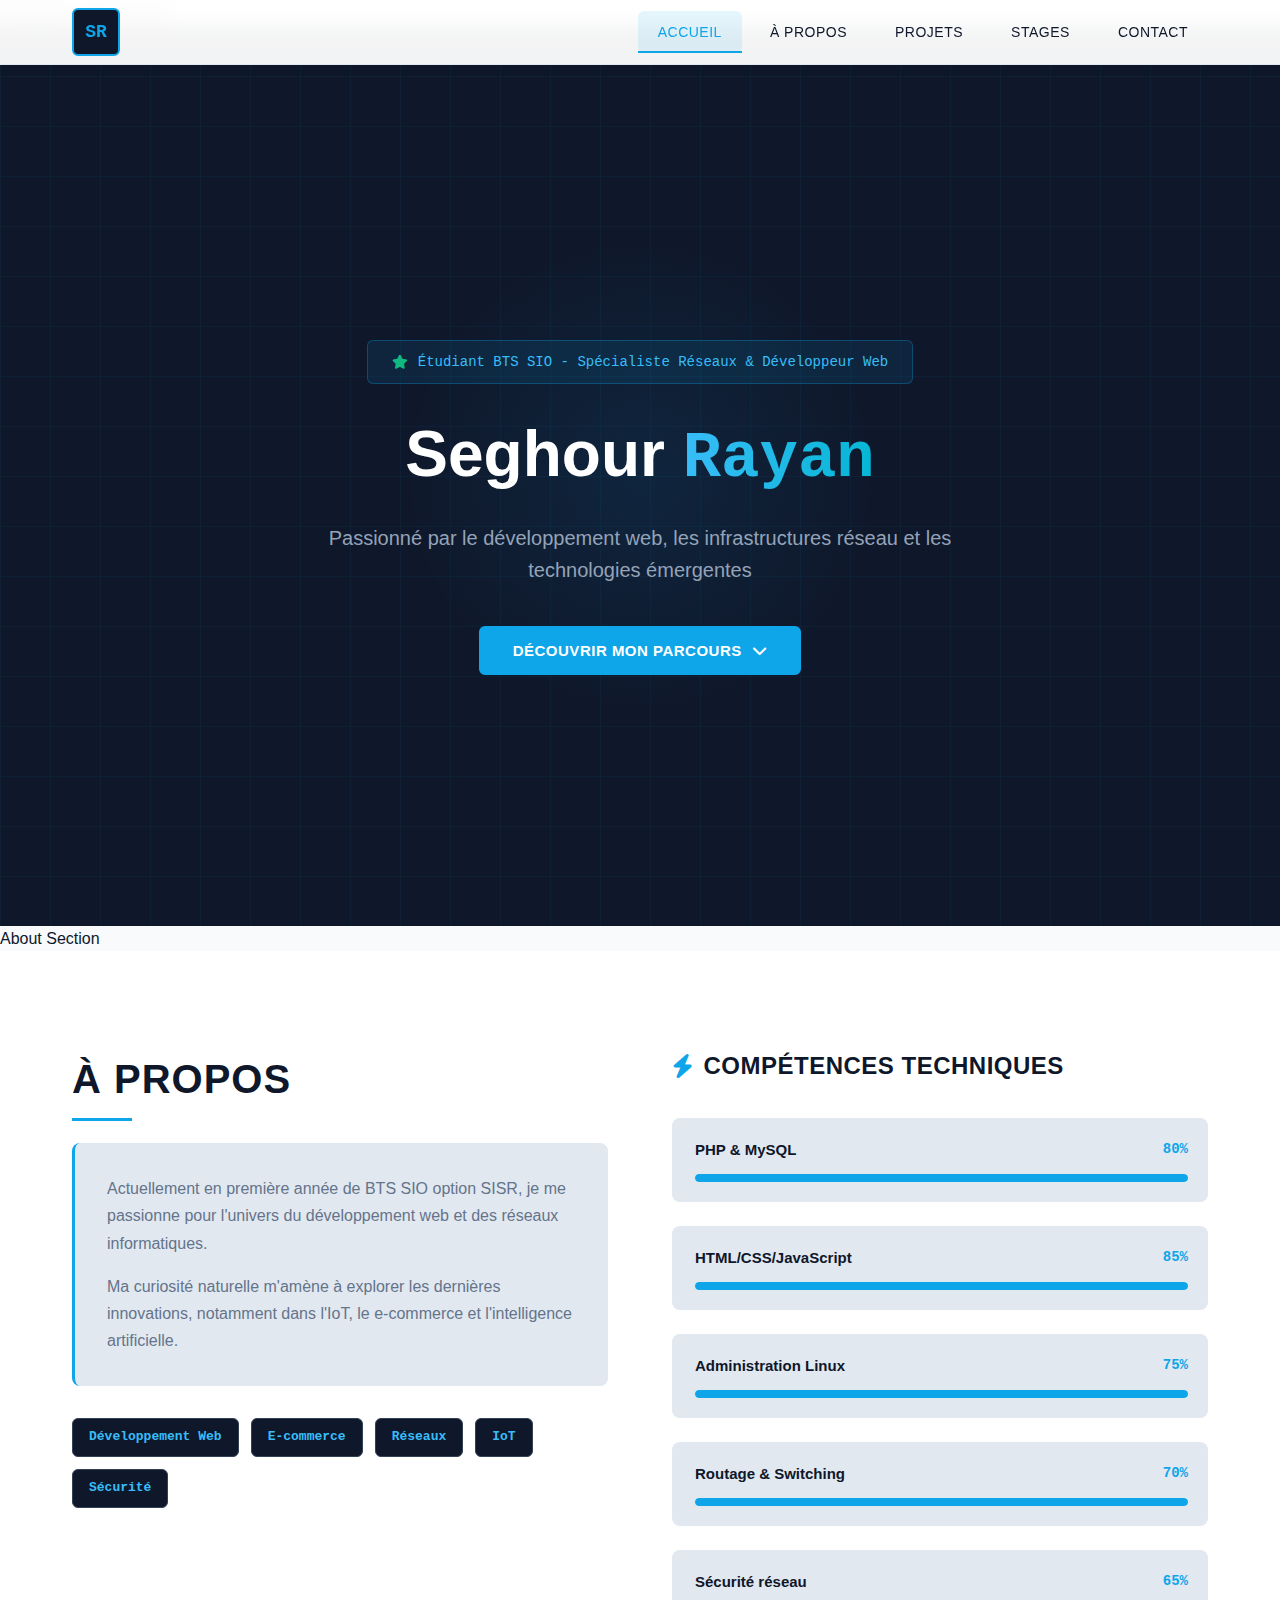
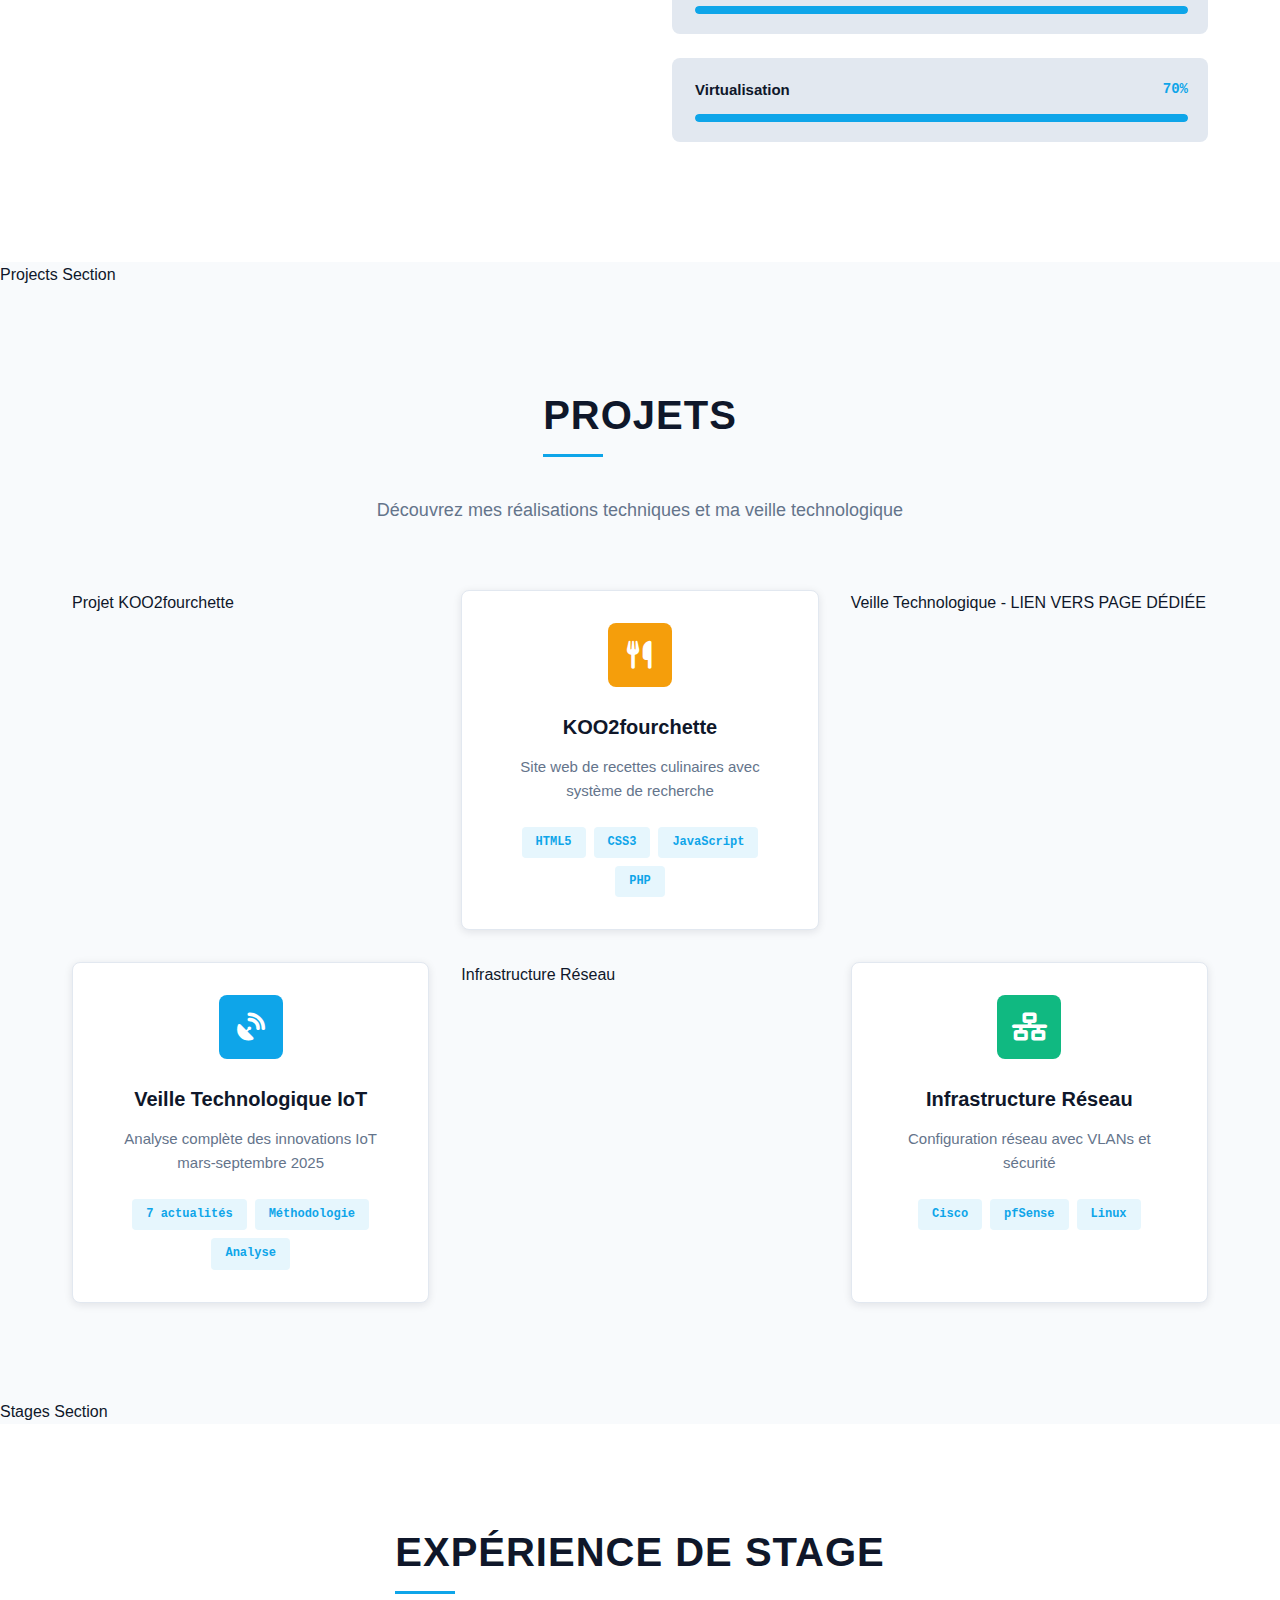
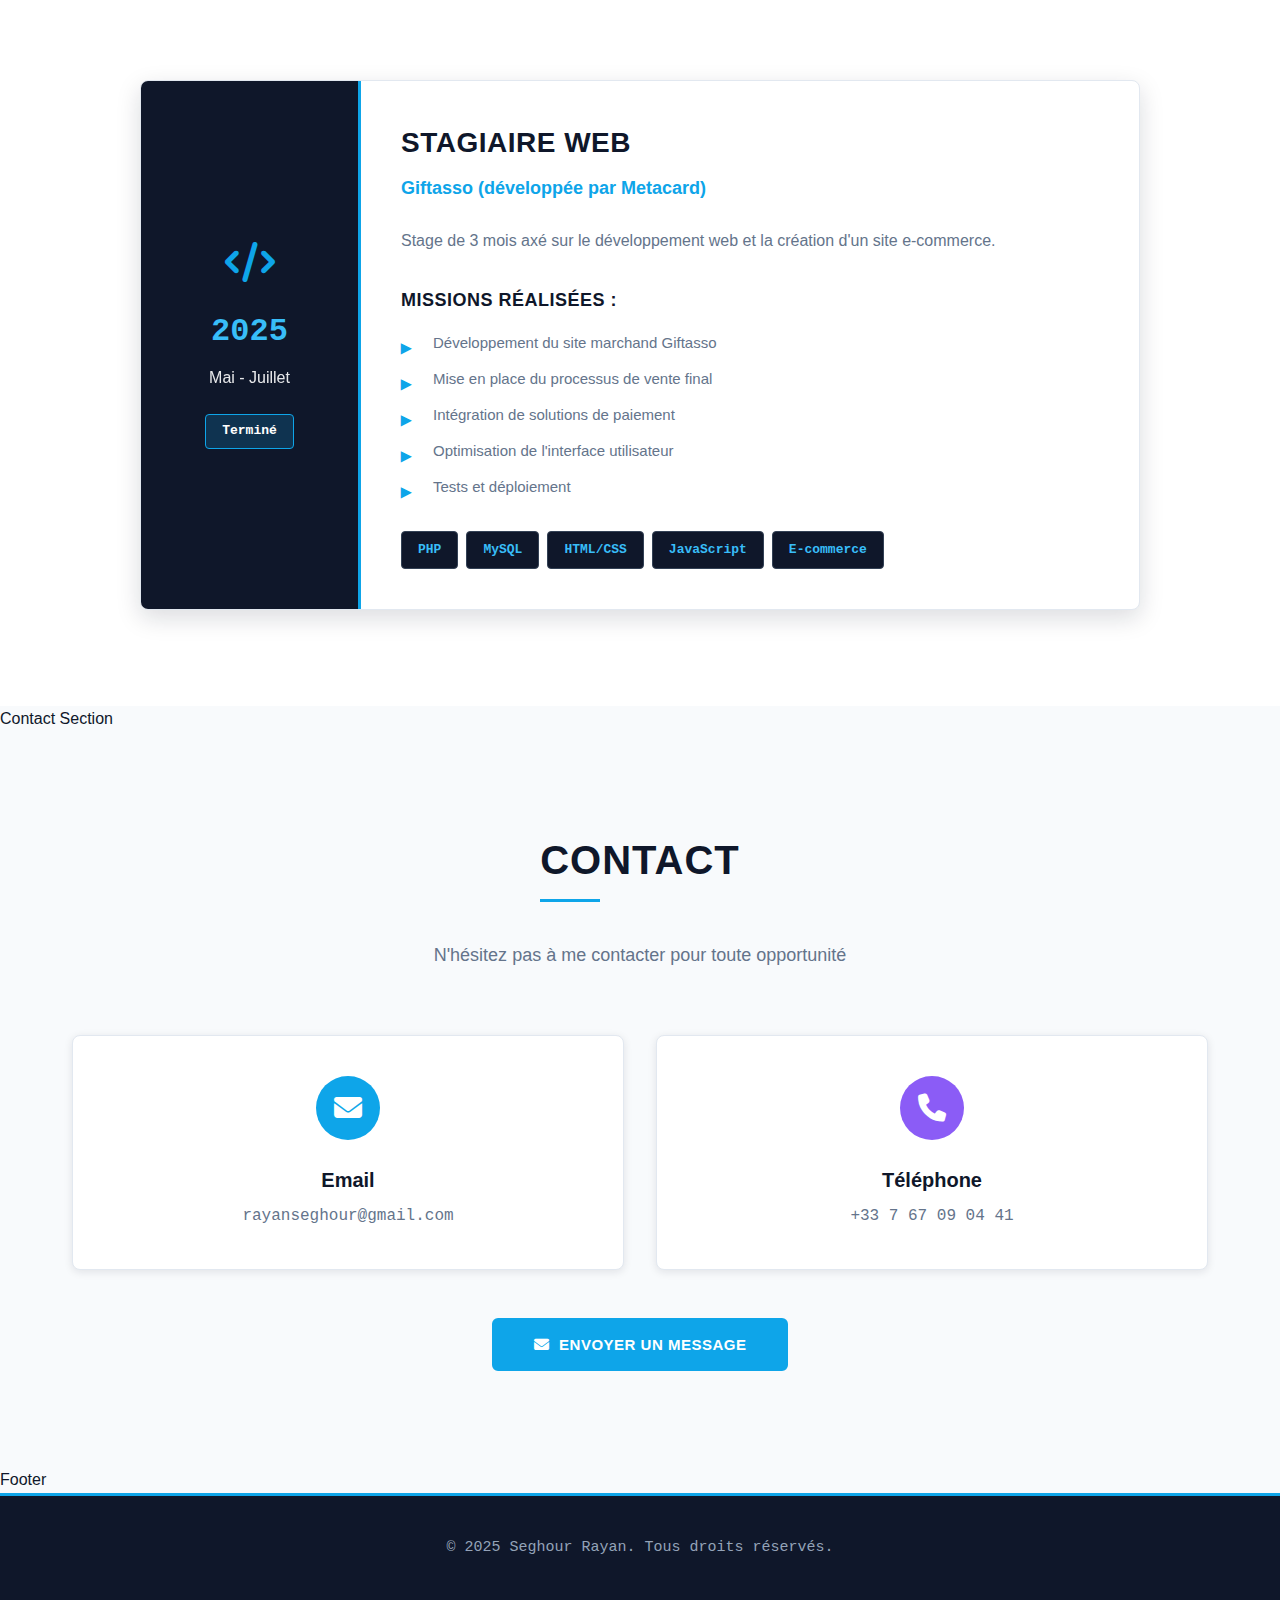
<file: index.html>
<!DOCTYPE html>
<html lang="fr">
<head>
    <meta charset="UTF-8">
    <meta name="viewport" content="width=device-width, initial-scale=1.0">
    <title>Portfolio - Seghour Rayan</title>
    <link rel="stylesheet" href="styles.css">
    <link rel="stylesheet" href="https://cdnjs.cloudflare.com/ajax/libs/font-awesome/6.4.0/css/all.min.css">
</head>
<body>
     Navigation 
    <nav class="navbar" id="navbar">
        <div class="nav-container">
            <div class="logo">SR</div>
            
            <div class="nav-menu" id="nav-menu">
                <a href="#home" class="nav-link active">Accueil</a>
                <a href="#about" class="nav-link">À propos</a>
                <a href="#projects" class="nav-link">Projets</a>
                <a href="#stages" class="nav-link">Stages</a>
                <a href="#contact" class="nav-link">Contact</a>
            </div>
            
            <div class="hamburger" id="hamburger">
                <span class="bar"></span>
                <span class="bar"></span>
                <span class="bar"></span>
            </div>
        </div>
    </nav>

     Hero Section 
    <section id="home" class="hero">
        <div class="hero-content">
            <div class="hero-badge">
                <i class="fas fa-star"></i>
                Étudiant BTS SIO - Spécialiste Réseaux & Développeur Web
            </div>
            <h1 class="hero-title">
                Seghour <span class="gradient-text">Rayan</span>
            </h1>
            <p class="hero-subtitle">
                Passionné par le développement web, les infrastructures réseau et les technologies émergentes
            </p>
            <button class="hero-btn" onclick="scrollToSection('about')">
                Découvrir mon parcours
                <i class="fas fa-chevron-down"></i>
            </button>
        </div>
    </section>

     About Section 
    <section id="about" class="about">
        <div class="container">
            <div class="about-grid">
                <div class="about-text">
                    <h2 class="section-title">À propos</h2>
                    <div class="about-content">
                        <p>
                            Actuellement en première année de BTS SIO option SISR, je me passionne pour l'univers du développement web et des réseaux informatiques.
                        </p>
                        <p>
                            Ma curiosité naturelle m'amène à explorer les dernières innovations, notamment dans l'IoT, le e-commerce et l'intelligence artificielle.
                        </p>
                    </div>
                    <div class="tech-badges">
                        <span class="badge">Développement Web</span>
                        <span class="badge">E-commerce</span>
                        <span class="badge">Réseaux</span>
                        <span class="badge">IoT</span>
                        <span class="badge">Sécurité</span>
                    </div>
                </div>

                <div class="skills-section">
                    <h3 class="skills-title">
                        <i class="fas fa-bolt"></i>
                        Compétences techniques
                    </h3>
                    <div class="skills-list">
                        <div class="skill-item">
                            <div class="skill-header">
                                <span class="skill-name">PHP & MySQL</span>
                                <span class="skill-percent">80%</span>
                            </div>
                            <div class="skill-bar">
                                <div class="skill-progress" data-width="80"></div>
                            </div>
                        </div>
                        <div class="skill-item">
                            <div class="skill-header">
                                <span class="skill-name">HTML/CSS/JavaScript</span>
                                <span class="skill-percent">85%</span>
                            </div>
                            <div class="skill-bar">
                                <div class="skill-progress" data-width="85"></div>
                            </div>
                        </div>
                        <div class="skill-item">
                            <div class="skill-header">
                                <span class="skill-name">Administration Linux</span>
                                <span class="skill-percent">75%</span>
                            </div>
                            <div class="skill-bar">
                                <div class="skill-progress" data-width="75"></div>
                            </div>
                        </div>
                        <div class="skill-item">
                            <div class="skill-header">
                                <span class="skill-name">Routage & Switching</span>
                                <span class="skill-percent">70%</span>
                            </div>
                            <div class="skill-bar">
                                <div class="skill-progress" data-width="70"></div>
                            </div>
                        </div>
                        <div class="skill-item">
                            <div class="skill-header">
                                <span class="skill-name">Sécurité réseau</span>
                                <span class="skill-percent">65%</span>
                            </div>
                            <div class="skill-bar">
                                <div class="skill-progress" data-width="65"></div>
                            </div>
                        </div>
                        <div class="skill-item">
                            <div class="skill-header">
                                <span class="skill-name">Virtualisation</span>
                                <span class="skill-percent">70%</span>
                            </div>
                            <div class="skill-bar">
                                <div class="skill-progress" data-width="70"></div>
                            </div>
                        </div>
                    </div>
                </div>
            </div>
        </div>
    </section>

     Projects Section 
    <section id="projects" class="projects">
        <div class="container">
            <div class="section-header">
                <h2 class="section-title">Projets</h2>
                <p class="section-subtitle">Découvrez mes réalisations techniques et ma veille technologique</p>
            </div>

            <div class="projects-grid">
                 Projet KOO2fourchette 
                <div class="project-card">
                    <div class="project-icon orange">
                        <i class="fas fa-utensils"></i>
                    </div>
                    <h3 class="project-title">KOO2fourchette</h3>
                    <p class="project-description">Site web de recettes culinaires avec système de recherche</p>
                    <div class="project-tags">
                        <span class="tag">HTML5</span>
                        <span class="tag">CSS3</span>
                        <span class="tag">JavaScript</span>
                        <span class="tag">PHP</span>
                    </div>
                </div>

                 Veille Technologique - LIEN VERS PAGE DÉDIÉE 
                <a href="veille-technologique.html" class="project-card" style="text-decoration: none; color: inherit; display: block;">
                    <div class="project-icon blue">
                        <i class="fas fa-satellite-dish"></i>
                    </div>
                    <h3 class="project-title">Veille Technologique IoT</h3>
                    <p class="project-description">Analyse complète des innovations IoT mars-septembre 2025</p>
                    <div class="project-tags">
                        <span class="tag">7 actualités</span>
                        <span class="tag">Méthodologie</span>
                        <span class="tag">Analyse</span>
                    </div>
                </a>

                 Infrastructure Réseau 
                <div class="project-card">
                    <div class="project-icon green">
                        <i class="fas fa-network-wired"></i>
                    </div>
                    <h3 class="project-title">Infrastructure Réseau</h3>
                    <p class="project-description">Configuration réseau avec VLANs et sécurité</p>
                    <div class="project-tags">
                        <span class="tag">Cisco</span>
                        <span class="tag">pfSense</span>
                        <span class="tag">Linux</span>
                    </div>
                </div>
            </div>
        </div>
    </section>

     Stages Section 
    <section id="stages" class="stages">
        <div class="container">
            <div class="section-header">
                <h2 class="section-title">Expérience de Stage</h2>
            </div>

            <div class="stage-card">
                <div class="stage-sidebar">
                    <i class="fas fa-code"></i>
                    <div class="stage-year">2025</div>
                    <div class="stage-period">Mai - Juillet</div>
                    <div class="stage-status">Terminé</div>
                </div>
                <div class="stage-content">
                    <h3 class="stage-title">Stagiaire Web</h3>
                    <h4 class="stage-company">Giftasso (développée par Metacard)</h4>
                    <p class="stage-description">
                        Stage de 3 mois axé sur le développement web et la création d'un site e-commerce.
                    </p>

                    <div class="stage-missions">
                        <h5>Missions réalisées :</h5>
                        <ul>
                            <li>Développement du site marchand Giftasso</li>
                            <li>Mise en place du processus de vente final</li>
                            <li>Intégration de solutions de paiement</li>
                            <li>Optimisation de l'interface utilisateur</li>
                            <li>Tests et déploiement</li>
                        </ul>
                    </div>

                    <div class="stage-skills">
                        <span class="skill-badge">PHP</span>
                        <span class="skill-badge">MySQL</span>
                        <span class="skill-badge">HTML/CSS</span>
                        <span class="skill-badge">JavaScript</span>
                        <span class="skill-badge">E-commerce</span>
                    </div>
                </div>
            </div>
        </div>
    </section>

     Contact Section 
    <section id="contact" class="contact">
        <div class="container">
            <div class="section-header">
                <h2 class="section-title">Contact</h2>
                <p class="section-subtitle">N'hésitez pas à me contacter pour toute opportunité</p>
            </div>

            <div class="contact-grid">
                <div class="contact-card" onclick="window.open('mailto:rayanseghour@gmail.com')">
                    <div class="contact-icon blue">
                        <i class="fas fa-envelope"></i>
                    </div>
                    <h3>Email</h3>
                    <p>rayanseghour@gmail.com</p>
                </div>

                <div class="contact-card" onclick="window.open('tel:+33767090441')">
                    <div class="contact-icon purple">
                        <i class="fas fa-phone"></i>
                    </div>
                    <h3>Téléphone</h3>
                    <p>+33 7 67 09 04 41</p>
                </div>
            </div>

            <div class="contact-cta">
                <button class="contact-btn" onclick="window.open('mailto:rayanseghour@gmail.com')">
                    <i class="fas fa-envelope"></i>
                    Envoyer un message
                </button>
            </div>
        </div>
    </section>

     Footer 
    <footer class="footer">
        <div class="container">
            <p>&copy; 2025 Seghour Rayan. Tous droits réservés.</p>
        </div>
    </footer>

    <script src="script.js"></script>
</body>
</html>
</file>
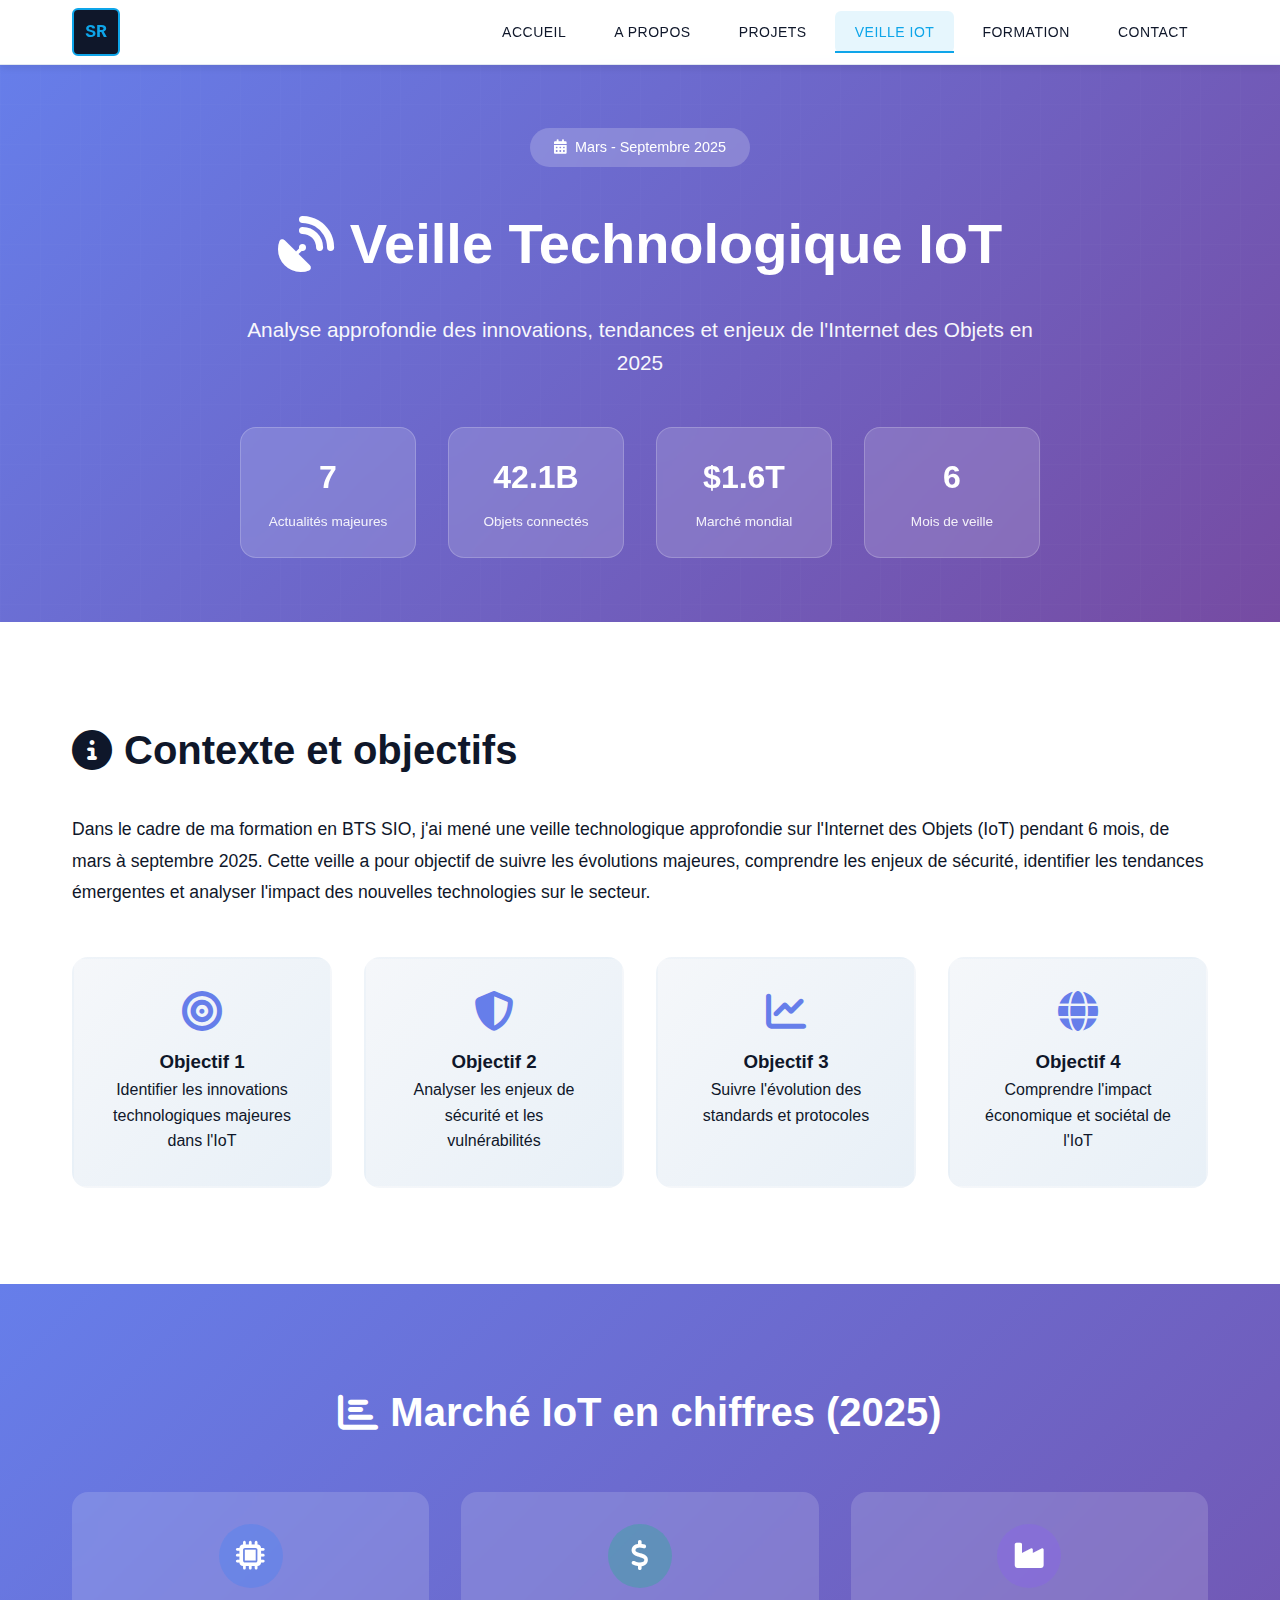
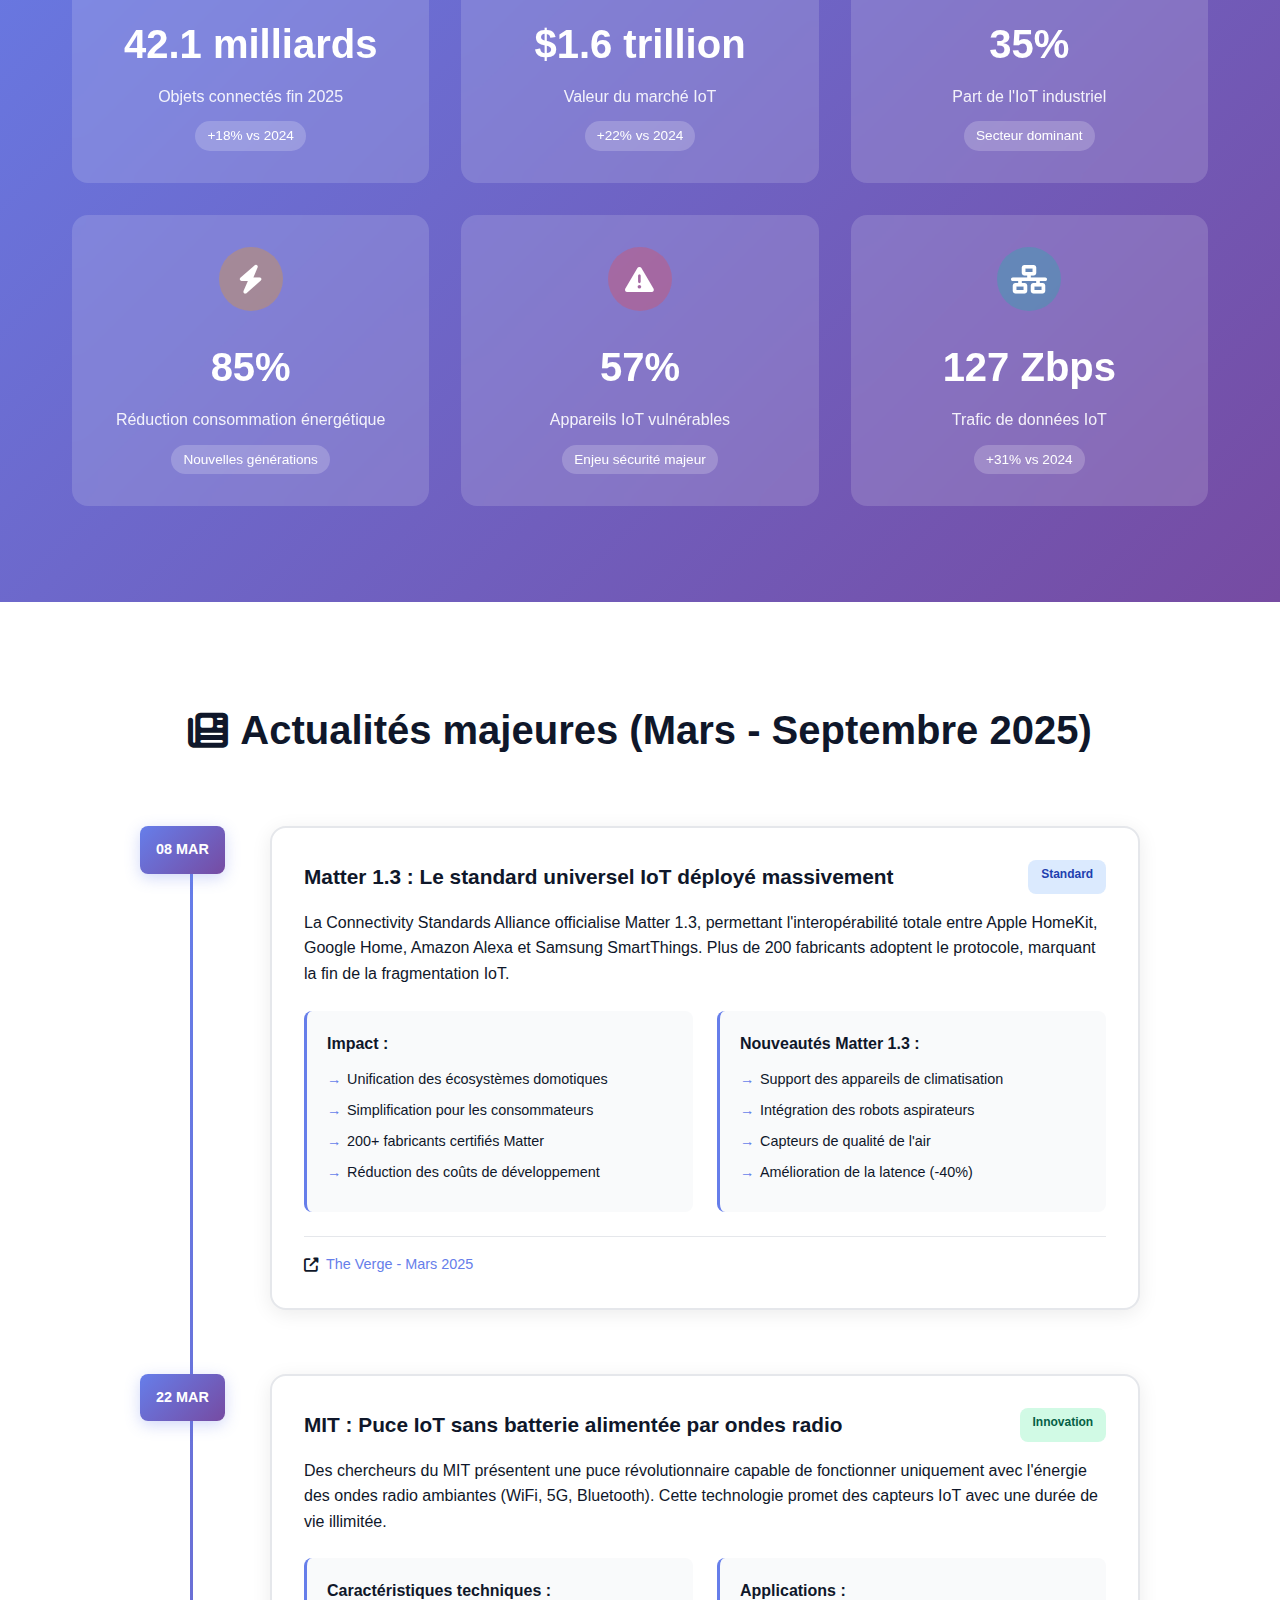
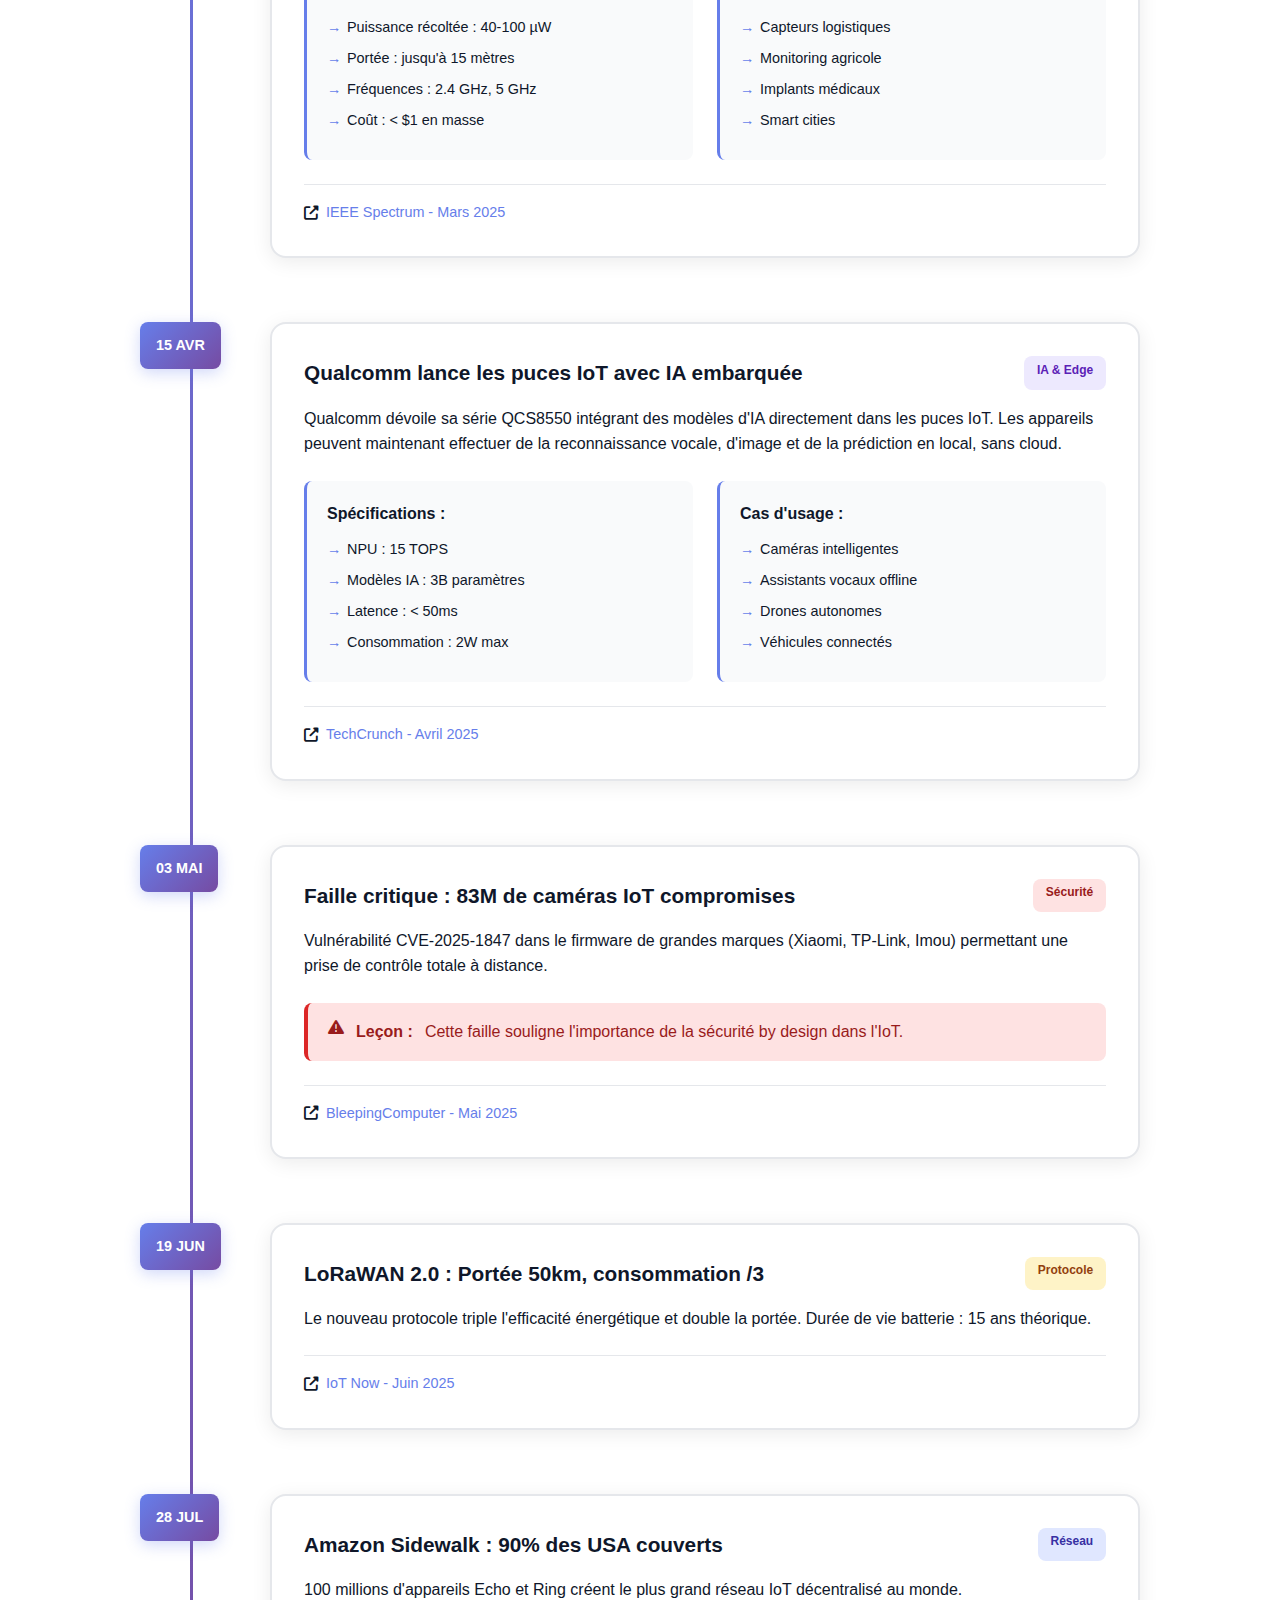
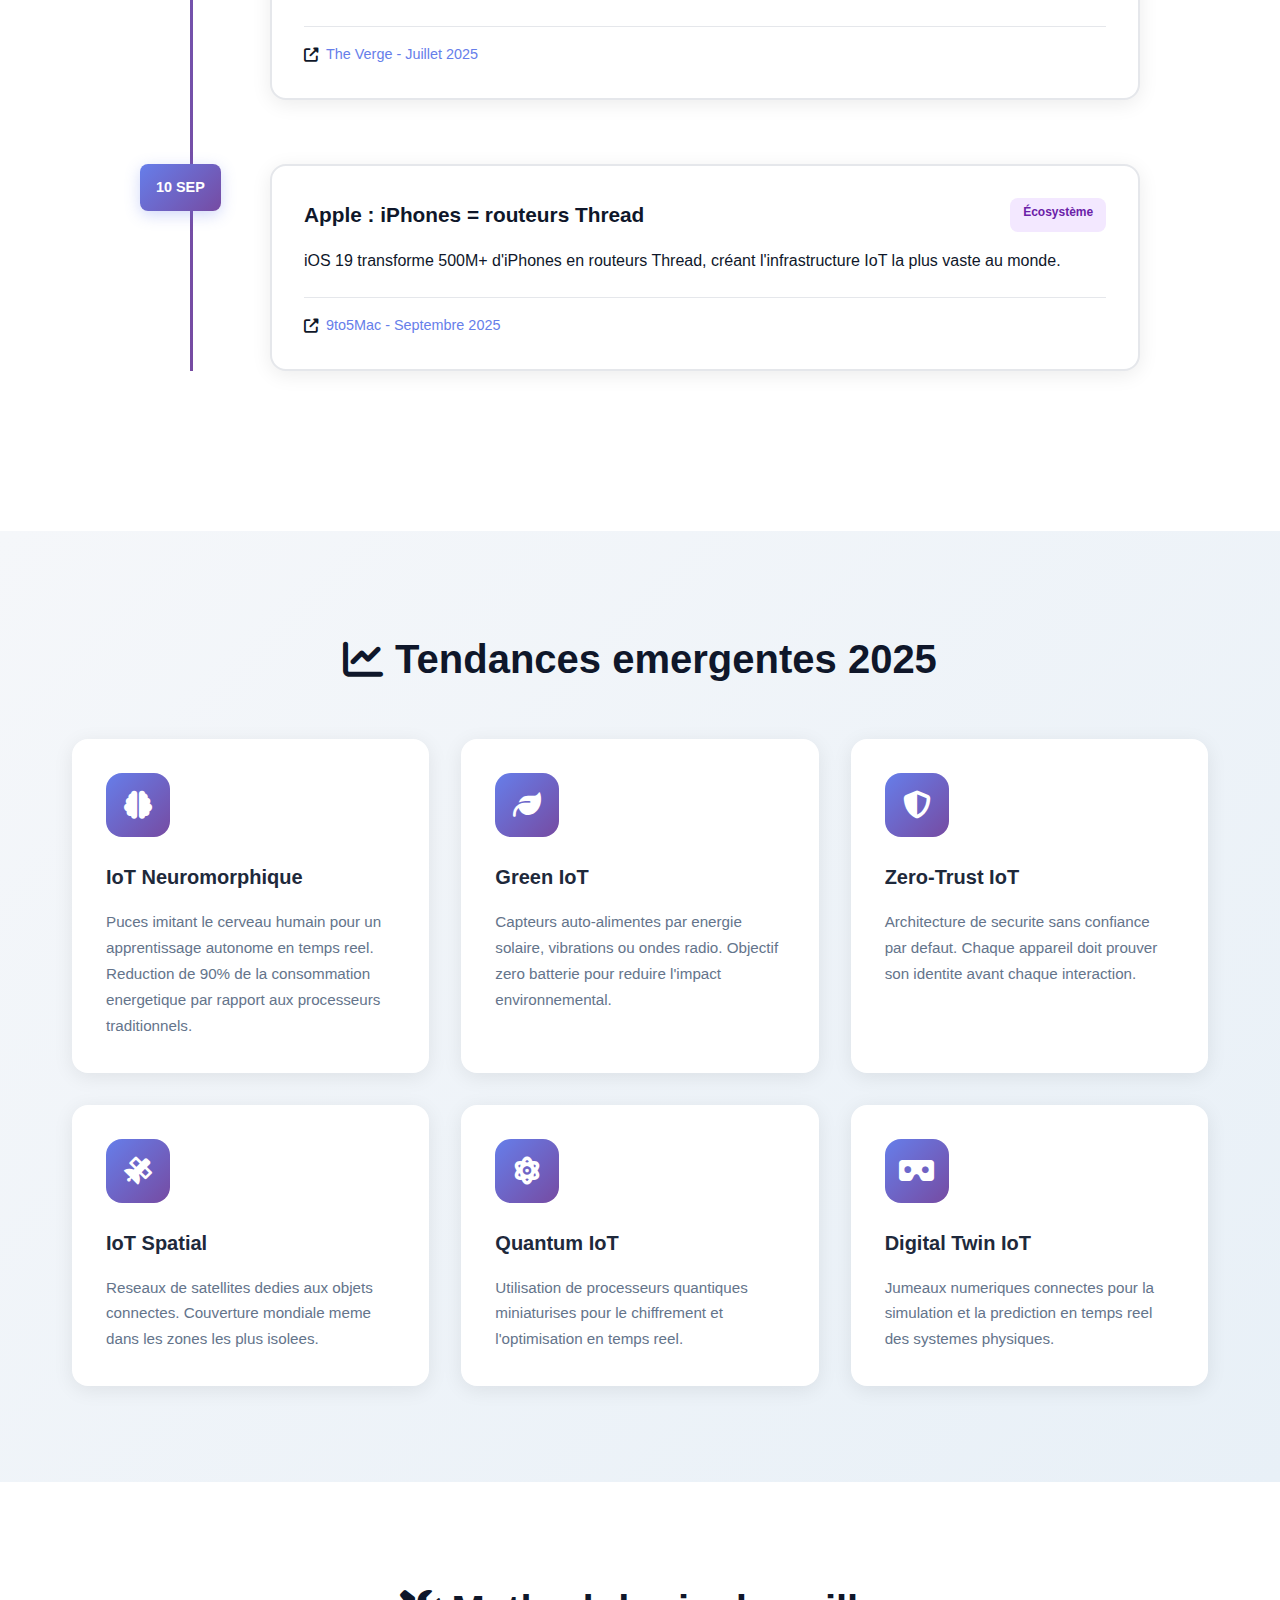
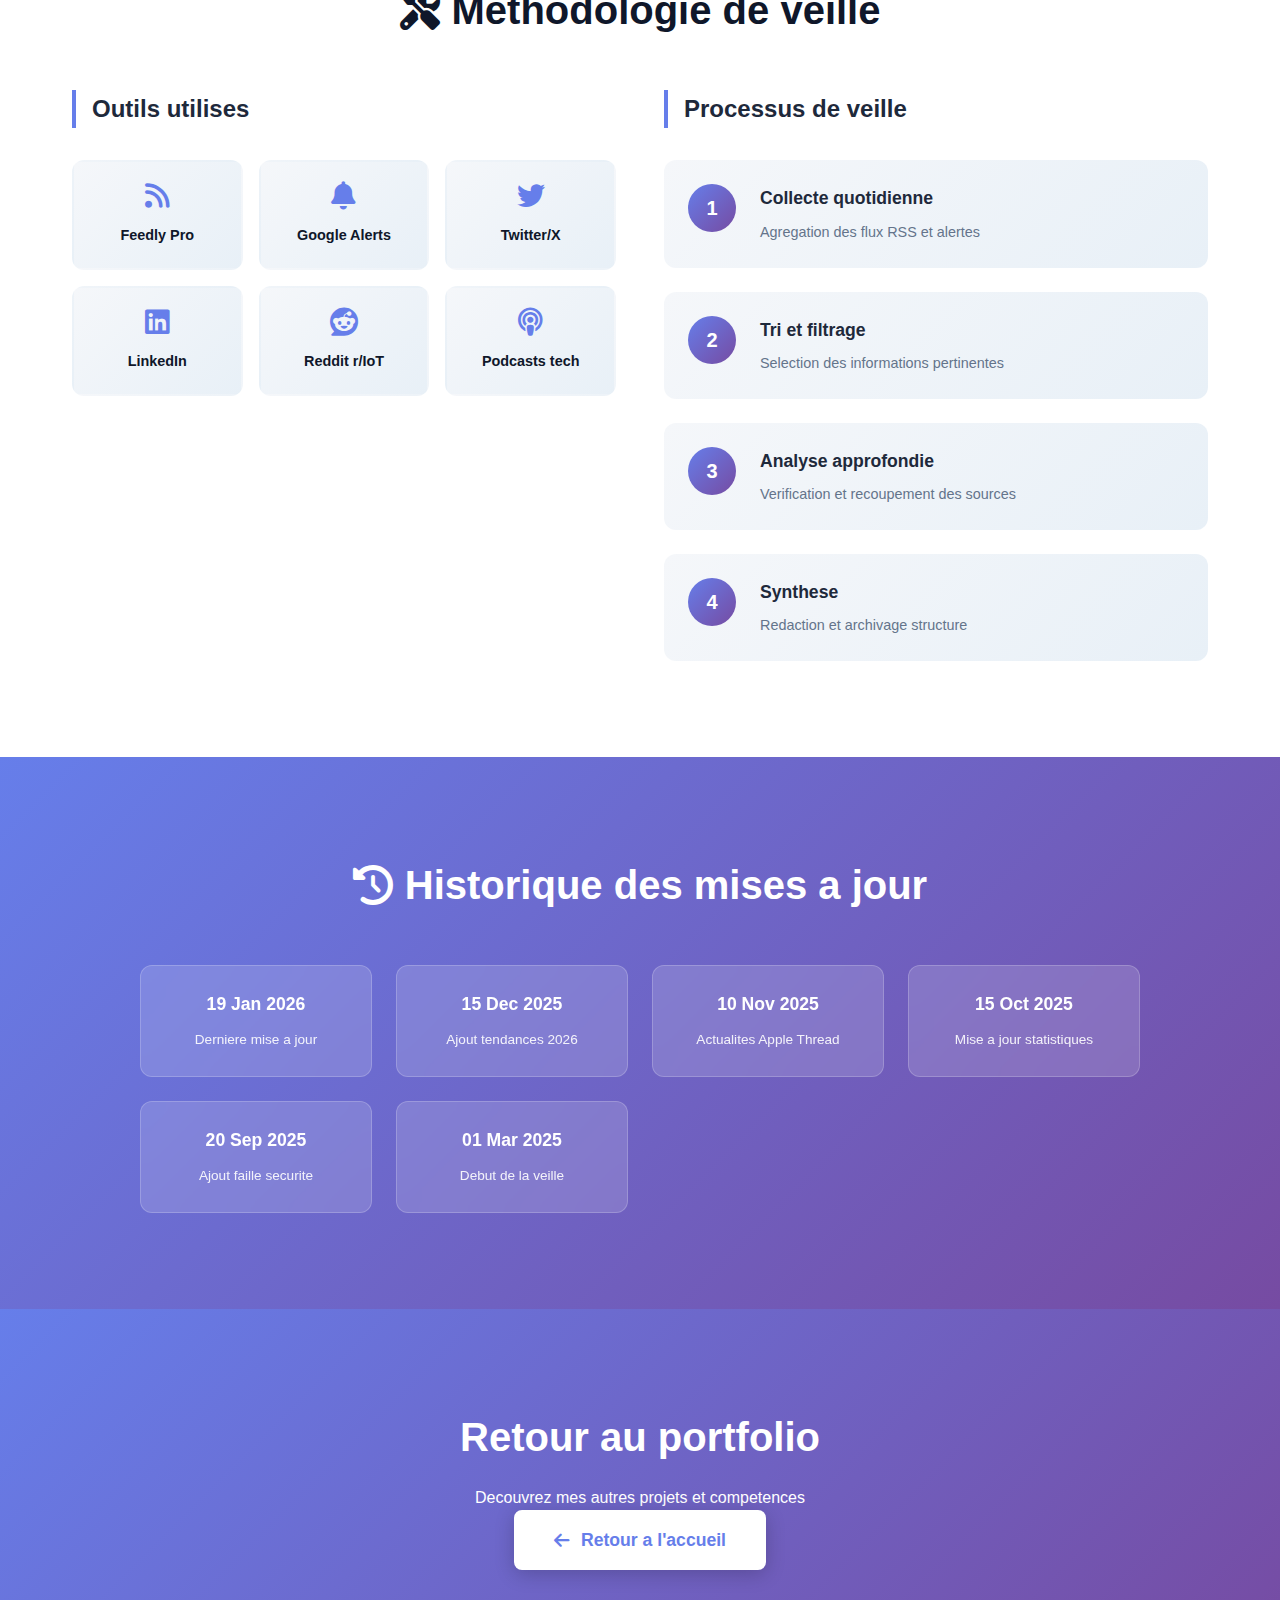
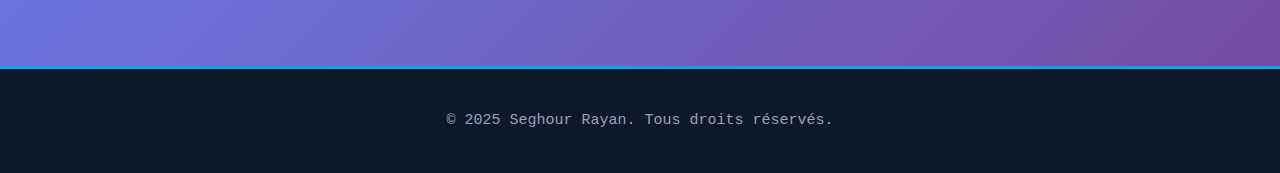
<file: veille-technologique.html>
<!DOCTYPE html>
<html lang="fr">
<head>
    <meta charset="UTF-8">
    <meta name="viewport" content="width=device-width, initial-scale=1.0">
    <title>Veille Technologique IoT 2025 - Seghour Rayan</title>
    <link rel="stylesheet" href="styles.css">
    <link rel="stylesheet" href="veille-styles.css">
    <link rel="stylesheet" href="https://cdnjs.cloudflare.com/ajax/libs/font-awesome/6.4.0/css/all.min.css">
</head>
<body class="veille-page">
    <!-- Navigation -->
    <nav class="navbar" id="navbar">
        <div class="nav-container">
            <div class="logo">SR</div>
            
            <div class="nav-menu" id="nav-menu">
                <a href="html portfoliot.html" class="nav-link">Accueil</a>
                <a href="html portfoliot.html#about" class="nav-link">A propos</a>
                <a href="html portfoliot.html#projects" class="nav-link">Projets</a>
                <a href="veille-technologique.html" class="nav-link active">Veille IoT</a>
                <a href="html portfoliot.html#stages" class="nav-link">Formation</a>
                <a href="html portfoliot.html#contact" class="nav-link">Contact</a>
            </div>
            
            <div class="hamburger" id="hamburger">
                <span class="bar"></span>
                <span class="bar"></span>
                <span class="bar"></span>
            </div>
        </div>
    </nav>

    <!-- Hero Section Veille -->
    <section class="veille-hero">
        <div class="veille-hero-bg"></div>
        <div class="container">
            <div class="veille-hero-content">
                <div class="veille-badge">
                    <i class="fas fa-calendar-alt"></i>
                    Mars - Septembre 2025
                </div>
                <h1 class="veille-hero-title">
                    <i class="fas fa-satellite-dish"></i>
                    Veille Technologique IoT
                </h1>
                <p class="veille-hero-subtitle">
                    Analyse approfondie des innovations, tendances et enjeux de l'Internet des Objets en 2025
                </p>
                <div class="veille-hero-stats">
                    <div class="hero-stat-item">
                        <div class="hero-stat-number">7</div>
                        <div class="hero-stat-label">Actualités majeures</div>
                    </div>
                    <div class="hero-stat-item">
                        <div class="hero-stat-number">42.1B</div>
                        <div class="hero-stat-label">Objets connectés</div>
                    </div>
                    <div class="hero-stat-item">
                        <div class="hero-stat-number">$1.6T</div>
                        <div class="hero-stat-label">Marché mondial</div>
                    </div>
                    <div class="hero-stat-item">
                        <div class="hero-stat-number">6</div>
                        <div class="hero-stat-label">Mois de veille</div>
                    </div>
                </div>
            </div>
        </div>
    </section>

    <!-- Introduction Section -->
    <section class="veille-intro-section">
        <div class="container">
            <div class="intro-content">
                <h2><i class="fas fa-info-circle"></i> Contexte et objectifs</h2>
                <p>Dans le cadre de ma formation en BTS SIO, j'ai mené une veille technologique approfondie sur l'Internet des Objets (IoT) pendant 6 mois, de mars à septembre 2025. Cette veille a pour objectif de suivre les évolutions majeures, comprendre les enjeux de sécurité, identifier les tendances émergentes et analyser l'impact des nouvelles technologies sur le secteur.</p>
                
                <div class="intro-objectives">
                    <div class="objective-item">
                        <i class="fas fa-bullseye"></i>
                        <h3>Objectif 1</h3>
                        <p>Identifier les innovations technologiques majeures dans l'IoT</p>
                    </div>
                    <div class="objective-item">
                        <i class="fas fa-shield-alt"></i>
                        <h3>Objectif 2</h3>
                        <p>Analyser les enjeux de sécurité et les vulnérabilités</p>
                    </div>
                    <div class="objective-item">
                        <i class="fas fa-chart-line"></i>
                        <h3>Objectif 3</h3>
                        <p>Suivre l'évolution des standards et protocoles</p>
                    </div>
                    <div class="objective-item">
                        <i class="fas fa-globe"></i>
                        <h3>Objectif 4</h3>
                        <p>Comprendre l'impact économique et sociétal de l'IoT</p>
                    </div>
                </div>
            </div>
        </div>
    </section>

    <!-- Statistiques Section -->
    <section class="veille-statistics">
        <div class="container">
            <h2><i class="fas fa-chart-bar"></i> Marché IoT en chiffres (2025)</h2>
            <div class="statistics-grid">
                <div class="stat-card">
                    <div class="stat-icon blue">
                        <i class="fas fa-microchip"></i>
                    </div>
                    <div class="stat-number">42.1 milliards</div>
                    <div class="stat-label">Objets connectés fin 2025</div>
                    <div class="stat-growth">+18% vs 2024</div>
                </div>
                <div class="stat-card">
                    <div class="stat-icon green">
                        <i class="fas fa-dollar-sign"></i>
                    </div>
                    <div class="stat-number">$1.6 trillion</div>
                    <div class="stat-label">Valeur du marché IoT</div>
                    <div class="stat-growth">+22% vs 2024</div>
                </div>
                <div class="stat-card">
                    <div class="stat-icon purple">
                        <i class="fas fa-industry"></i>
                    </div>
                    <div class="stat-number">35%</div>
                    <div class="stat-label">Part de l'IoT industriel</div>
                    <div class="stat-growth">Secteur dominant</div>
                </div>
                <div class="stat-card">
                    <div class="stat-icon orange">
                        <i class="fas fa-bolt"></i>
                    </div>
                    <div class="stat-number">85%</div>
                    <div class="stat-label">Réduction consommation énergétique</div>
                    <div class="stat-growth">Nouvelles générations</div>
                </div>
                <div class="stat-card">
                    <div class="stat-icon red">
                        <i class="fas fa-exclamation-triangle"></i>
                    </div>
                    <div class="stat-number">57%</div>
                    <div class="stat-label">Appareils IoT vulnérables</div>
                    <div class="stat-growth">Enjeu sécurité majeur</div>
                </div>
                <div class="stat-card">
                    <div class="stat-icon teal">
                        <i class="fas fa-network-wired"></i>
                    </div>
                    <div class="stat-number">127 Zbps</div>
                    <div class="stat-label">Trafic de données IoT</div>
                    <div class="stat-growth">+31% vs 2024</div>
                </div>
            </div>
        </div>
    </section>

    <!-- Timeline Actualités -->
    <section class="veille-timeline-section">
        <div class="container">
            <h2><i class="fas fa-newspaper"></i> Actualités majeures (Mars - Septembre 2025)</h2>
            <div class="timeline-wrapper">
                <div class="timeline-item">
                    <div class="timeline-marker">
                        <div class="timeline-date">08 MAR</div>
                    </div>
                    <div class="timeline-content">
                        <div class="timeline-header">
                            <h3>Matter 1.3 : Le standard universel IoT déployé massivement</h3>
                            <span class="timeline-category cat-standard">Standard</span>
                        </div>
                        <p>La Connectivity Standards Alliance officialise Matter 1.3, permettant l'interopérabilité totale entre Apple HomeKit, Google Home, Amazon Alexa et Samsung SmartThings. Plus de 200 fabricants adoptent le protocole, marquant la fin de la fragmentation IoT.</p>
                        <div class="timeline-details">
                            <div class="detail-box">
                                <strong>Impact :</strong>
                                <ul>
                                    <li>Unification des écosystèmes domotiques</li>
                                    <li>Simplification pour les consommateurs</li>
                                    <li>200+ fabricants certifiés Matter</li>
                                    <li>Réduction des coûts de développement</li>
                                </ul>
                            </div>
                            <div class="detail-box">
                                <strong>Nouveautés Matter 1.3 :</strong>
                                <ul>
                                    <li>Support des appareils de climatisation</li>
                                    <li>Intégration des robots aspirateurs</li>
                                    <li>Capteurs de qualité de l'air</li>
                                    <li>Amélioration de la latence (-40%)</li>
                                </ul>
                            </div>
                        </div>
                        <div class="timeline-source">
                            <i class="fas fa-external-link-alt"></i>
                            <a href="https://www.theverge.com/tech" target="_blank">The Verge - Mars 2025</a>
                        </div>
                    </div>
                </div>

                <div class="timeline-item">
                    <div class="timeline-marker">
                        <div class="timeline-date">22 MAR</div>
                    </div>
                    <div class="timeline-content">
                        <div class="timeline-header">
                            <h3>MIT : Puce IoT sans batterie alimentée par ondes radio</h3>
                            <span class="timeline-category cat-innovation">Innovation</span>
                        </div>
                        <p>Des chercheurs du MIT présentent une puce révolutionnaire capable de fonctionner uniquement avec l'énergie des ondes radio ambiantes (WiFi, 5G, Bluetooth). Cette technologie promet des capteurs IoT avec une durée de vie illimitée.</p>
                        <div class="timeline-details">
                            <div class="detail-box">
                                <strong>Caractéristiques techniques :</strong>
                                <ul>
                                    <li>Puissance récoltée : 40-100 µW</li>
                                    <li>Portée : jusqu'à 15 mètres</li>
                                    <li>Fréquences : 2.4 GHz, 5 GHz</li>
                                    <li>Coût : < $1 en masse</li>
                                </ul>
                            </div>
                            <div class="detail-box">
                                <strong>Applications :</strong>
                                <ul>
                                    <li>Capteurs logistiques</li>
                                    <li>Monitoring agricole</li>
                                    <li>Implants médicaux</li>
                                    <li>Smart cities</li>
                                </ul>
                            </div>
                        </div>
                        <div class="timeline-source">
                            <i class="fas fa-external-link-alt"></i>
                            <a href="https://spectrum.ieee.org/" target="_blank">IEEE Spectrum - Mars 2025</a>
                        </div>
                    </div>
                </div>

                <div class="timeline-item">
                    <div class="timeline-marker">
                        <div class="timeline-date">15 AVR</div>
                    </div>
                    <div class="timeline-content">
                        <div class="timeline-header">
                            <h3>Qualcomm lance les puces IoT avec IA embarquée</h3>
                            <span class="timeline-category cat-ai">IA & Edge</span>
                        </div>
                        <p>Qualcomm dévoile sa série QCS8550 intégrant des modèles d'IA directement dans les puces IoT. Les appareils peuvent maintenant effectuer de la reconnaissance vocale, d'image et de la prédiction en local, sans cloud.</p>
                        <div class="timeline-details">
                            <div class="detail-box">
                                <strong>Spécifications :</strong>
                                <ul>
                                    <li>NPU : 15 TOPS</li>
                                    <li>Modèles IA : 3B paramètres</li>
                                    <li>Latence : < 50ms</li>
                                    <li>Consommation : 2W max</li>
                                </ul>
                            </div>
                            <div class="detail-box">
                                <strong>Cas d'usage :</strong>
                                <ul>
                                    <li>Caméras intelligentes</li>
                                    <li>Assistants vocaux offline</li>
                                    <li>Drones autonomes</li>
                                    <li>Véhicules connectés</li>
                                </ul>
                            </div>
                        </div>
                        <div class="timeline-source">
                            <i class="fas fa-external-link-alt"></i>
                            <a href="https://techcrunch.com" target="_blank">TechCrunch - Avril 2025</a>
                        </div>
                    </div>
                </div>

                <div class="timeline-item">
                    <div class="timeline-marker">
                        <div class="timeline-date">03 MAI</div>
                    </div>
                    <div class="timeline-content">
                        <div class="timeline-header">
                            <h3>Faille critique : 83M de caméras IoT compromises</h3>
                            <span class="timeline-category cat-security">Sécurité</span>
                        </div>
                        <p>Vulnérabilité CVE-2025-1847 dans le firmware de grandes marques (Xiaomi, TP-Link, Imou) permettant une prise de contrôle totale à distance.</p>
                        <div class="alert-box danger">
                            <i class="fas fa-exclamation-triangle"></i>
                            <strong>Leçon :</strong> Cette faille souligne l'importance de la sécurité by design dans l'IoT.
                        </div>
                        <div class="timeline-source">
                            <i class="fas fa-external-link-alt"></i>
                            <a href="https://www.bleepingcomputer.com/" target="_blank">BleepingComputer - Mai 2025</a>
                        </div>
                    </div>
                </div>

                <div class="timeline-item">
                    <div class="timeline-marker">
                        <div class="timeline-date">19 JUN</div>
                    </div>
                    <div class="timeline-content">
                        <div class="timeline-header">
                            <h3>LoRaWAN 2.0 : Portée 50km, consommation /3</h3>
                            <span class="timeline-category cat-protocol">Protocole</span>
                        </div>
                        <p>Le nouveau protocole triple l'efficacité énergétique et double la portée. Durée de vie batterie : 15 ans théorique.</p>
                        <div class="timeline-source">
                            <i class="fas fa-external-link-alt"></i>
                            <a href="https://www.iot-now.com/" target="_blank">IoT Now - Juin 2025</a>
                        </div>
                    </div>
                </div>

                <div class="timeline-item">
                    <div class="timeline-marker">
                        <div class="timeline-date">28 JUL</div>
                    </div>
                    <div class="timeline-content">
                        <div class="timeline-header">
                            <h3>Amazon Sidewalk : 90% des USA couverts</h3>
                            <span class="timeline-category cat-network">Réseau</span>
                        </div>
                        <p>100 millions d'appareils Echo et Ring créent le plus grand réseau IoT décentralisé au monde.</p>
                        <div class="timeline-source">
                            <i class="fas fa-external-link-alt"></i>
                            <a href="https://www.theverge.com/" target="_blank">The Verge - Juillet 2025</a>
                        </div>
                    </div>
                </div>

                <div class="timeline-item">
                    <div class="timeline-marker">
                        <div class="timeline-date">10 SEP</div>
                    </div>
                    <div class="timeline-content">
                        <div class="timeline-header">
                            <h3>Apple : iPhones = routeurs Thread</h3>
                            <span class="timeline-category cat-ecosystem">Écosystème</span>
                        </div>
                        <p>iOS 19 transforme 500M+ d'iPhones en routeurs Thread, créant l'infrastructure IoT la plus vaste au monde.</p>
                        <div class="timeline-source">
                            <i class="fas fa-external-link-alt"></i>
                            <a href="https://9to5mac.com/" target="_blank">9to5Mac - Septembre 2025</a>
                        </div>
                    </div>
                </div>
            </div>
        </div>
    </section>

    <!-- Tendances Section -->
    <section class="veille-trends-section">
        <div class="container">
            <h2><i class="fas fa-chart-line"></i> Tendances emergentes 2025</h2>
            <div class="trends-grid">
                <div class="trend-card">
                    <div class="trend-icon">
                        <i class="fas fa-brain"></i>
                    </div>
                    <h3>IoT Neuromorphique</h3>
                    <p>Puces imitant le cerveau humain pour un apprentissage autonome en temps reel. Reduction de 90% de la consommation energetique par rapport aux processeurs traditionnels.</p>
                </div>
                <div class="trend-card">
                    <div class="trend-icon">
                        <i class="fas fa-leaf"></i>
                    </div>
                    <h3>Green IoT</h3>
                    <p>Capteurs auto-alimentes par energie solaire, vibrations ou ondes radio. Objectif zero batterie pour reduire l'impact environnemental.</p>
                </div>
                <div class="trend-card">
                    <div class="trend-icon">
                        <i class="fas fa-shield-alt"></i>
                    </div>
                    <h3>Zero-Trust IoT</h3>
                    <p>Architecture de securite sans confiance par defaut. Chaque appareil doit prouver son identite avant chaque interaction.</p>
                </div>
                <div class="trend-card">
                    <div class="trend-icon">
                        <i class="fas fa-satellite"></i>
                    </div>
                    <h3>IoT Spatial</h3>
                    <p>Reseaux de satellites dedies aux objets connectes. Couverture mondiale meme dans les zones les plus isolees.</p>
                </div>
                <div class="trend-card">
                    <div class="trend-icon">
                        <i class="fas fa-atom"></i>
                    </div>
                    <h3>Quantum IoT</h3>
                    <p>Utilisation de processeurs quantiques miniaturises pour le chiffrement et l'optimisation en temps reel.</p>
                </div>
                <div class="trend-card">
                    <div class="trend-icon">
                        <i class="fas fa-vr-cardboard"></i>
                    </div>
                    <h3>Digital Twin IoT</h3>
                    <p>Jumeaux numeriques connectes pour la simulation et la prediction en temps reel des systemes physiques.</p>
                </div>
            </div>
        </div>
    </section>

    <!-- Methodologie Section -->
    <section class="veille-methodology-section">
        <div class="container">
            <h2><i class="fas fa-tools"></i> Methodologie de veille</h2>
            <div class="methodology-content">
                <div class="method-tools">
                    <h3>Outils utilises</h3>
                    <div class="tools-grid">
                        <div class="tool-item">
                            <i class="fas fa-rss"></i>
                            <span>Feedly Pro</span>
                        </div>
                        <div class="tool-item">
                            <i class="fas fa-bell"></i>
                            <span>Google Alerts</span>
                        </div>
                        <div class="tool-item">
                            <i class="fab fa-twitter"></i>
                            <span>Twitter/X</span>
                        </div>
                        <div class="tool-item">
                            <i class="fab fa-linkedin"></i>
                            <span>LinkedIn</span>
                        </div>
                        <div class="tool-item">
                            <i class="fab fa-reddit"></i>
                            <span>Reddit r/IoT</span>
                        </div>
                        <div class="tool-item">
                            <i class="fas fa-podcast"></i>
                            <span>Podcasts tech</span>
                        </div>
                    </div>
                </div>
                <div class="method-process">
                    <h3>Processus de veille</h3>
                    <div class="process-steps">
                        <div class="process-step">
                            <div class="step-number">1</div>
                            <div class="step-content">
                                <h4>Collecte quotidienne</h4>
                                <p>Agregation des flux RSS et alertes</p>
                            </div>
                        </div>
                        <div class="process-step">
                            <div class="step-number">2</div>
                            <div class="step-content">
                                <h4>Tri et filtrage</h4>
                                <p>Selection des informations pertinentes</p>
                            </div>
                        </div>
                        <div class="process-step">
                            <div class="step-number">3</div>
                            <div class="step-content">
                                <h4>Analyse approfondie</h4>
                                <p>Verification et recoupement des sources</p>
                            </div>
                        </div>
                        <div class="process-step">
                            <div class="step-number">4</div>
                            <div class="step-content">
                                <h4>Synthese</h4>
                                <p>Redaction et archivage structure</p>
                            </div>
                        </div>
                    </div>
                </div>
            </div>
        </div>
    </section>

    <!-- Historique des mises a jour -->
    <section class="veille-history-section">
        <div class="container">
            <h2><i class="fas fa-history"></i> Historique des mises a jour</h2>
            <div class="history-grid">
                <div class="history-item">
                    <span class="history-date">19 Jan 2026</span>
                    <span class="history-label">Derniere mise a jour</span>
                </div>
                <div class="history-item">
                    <span class="history-date">15 Dec 2025</span>
                    <span class="history-label">Ajout tendances 2026</span>
                </div>
                <div class="history-item">
                    <span class="history-date">10 Nov 2025</span>
                    <span class="history-label">Actualites Apple Thread</span>
                </div>
                <div class="history-item">
                    <span class="history-date">15 Oct 2025</span>
                    <span class="history-label">Mise a jour statistiques</span>
                </div>
                <div class="history-item">
                    <span class="history-date">20 Sep 2025</span>
                    <span class="history-label">Ajout faille securite</span>
                </div>
                <div class="history-item">
                    <span class="history-date">01 Mar 2025</span>
                    <span class="history-label">Debut de la veille</span>
                </div>
            </div>
        </div>
    </section>

    <!-- CTA Section -->
    <section class="cta-section">
        <div class="container">
            <div class="cta-content">
                <h2>Retour au portfolio</h2>
                <p>Decouvrez mes autres projets et competences</p>
                <a href="html portfoliot.html" class="cta-button">
                    <i class="fas fa-arrow-left"></i>
                    Retour a l'accueil
                </a>
            </div>
        </div>
    </section>

    <!-- Footer -->
    <footer class="footer">
        <div class="container">
            <p>&copy; 2025 Seghour Rayan. Tous droits réservés.</p>
        </div>
    </footer>

    <script src="script.js"></script>
</body>
</html>
</file>
<file: styles.css>
/* Design Professionnel Tech - Palette de couleurs */
:root {
  --primary: #0ea5e9;
  --primary-dark: #0284c7;
  --primary-light: #38bdf8;
  --secondary: #06b6d4;
  --accent: #10b981;
  --success: #22c55e;
  --warning: #f59e0b;
  --danger: #ef4444;
  --dark: #0f172a;
  --dark-light: #1e293b;
  --dark-lighter: #334155;
  --gray: #64748b;
  --gray-light: #94a3b8;
  --gray-lighter: #e2e8f0;
  --white: #ffffff;
  --code-bg: #1e293b;
  --shadow-sm: 0 2px 8px rgba(15, 23, 42, 0.1);
  --shadow-md: 0 8px 24px rgba(15, 23, 42, 0.15);
  --shadow-lg: 0 16px 48px rgba(15, 23, 42, 0.2);
  --transition: all 0.3s ease;
  --border-radius: 0.5rem;
}

/* Reset */
* {
  margin: 0;
  padding: 0;
  box-sizing: border-box;
}

html {
  scroll-behavior: smooth;
  font-size: 16px;
}

body {
  font-family: "Roboto", "Inter", -apple-system, BlinkMacSystemFont, "Segoe UI", sans-serif;
  line-height: 1.6;
  color: var(--dark);
  background: #f8fafc;
  overflow-x: hidden;
}

/* Scrollbar professionnelle */
::-webkit-scrollbar {
  width: 8px;
}

::-webkit-scrollbar-track {
  background: var(--dark-light);
}

::-webkit-scrollbar-thumb {
  background: var(--primary);
  border-radius: 4px;
}

::-webkit-scrollbar-thumb:hover {
  background: var(--primary-dark);
}

/* Container */
.container {
  max-width: 1200px;
  margin: 0 auto;
  padding: 0 2rem;
}

/* Navigation professionnelle */
.navbar {
  position: fixed;
  top: 0;
  left: 0;
  right: 0;
  z-index: 1000;
  background: rgba(255, 255, 255, 0.95);
  backdrop-filter: blur(10px);
  border-bottom: 1px solid var(--gray-lighter);
  box-shadow: var(--shadow-sm);
}

.nav-container {
  max-width: 1200px;
  margin: 0 auto;
  padding: 0 2rem;
  display: flex;
  justify-content: space-between;
  align-items: center;
  height: 4rem;
}

.logo {
  background: var(--dark);
  color: var(--primary);
  width: 3rem;
  height: 3rem;
  border-radius: 0.375rem;
  display: flex;
  align-items: center;
  justify-content: center;
  font-weight: 700;
  font-size: 1.125rem;
  font-family: "Courier New", monospace;
  transition: var(--transition);
  border: 2px solid var(--primary);
}

.logo:hover {
  background: var(--primary);
  color: var(--dark);
  transform: scale(1.05);
}

.nav-menu {
  display: flex;
  gap: 0.5rem;
}

.nav-link {
  text-decoration: none;
  color: var(--dark);
  font-weight: 500;
  font-size: 0.875rem;
  padding: 0.625rem 1.25rem;
  border-radius: 0.375rem;
  transition: var(--transition);
  position: relative;
  text-transform: uppercase;
  letter-spacing: 0.5px;
}

.nav-link::before {
  content: "";
  position: absolute;
  bottom: 0;
  left: 0;
  width: 0;
  height: 2px;
  background: var(--primary);
  transition: var(--transition);
}

.nav-link:hover {
  color: var(--primary);
  background: rgba(14, 165, 233, 0.05);
}

.nav-link.active {
  color: var(--primary);
  background: rgba(14, 165, 233, 0.1);
}

.nav-link.active::before {
  width: 100%;
}

.hamburger {
  display: none;
  flex-direction: column;
  cursor: pointer;
  gap: 0.25rem;
}

.bar {
  width: 1.5rem;
  height: 2px;
  background: var(--dark);
  border-radius: 2px;
  transition: var(--transition);
}

/* Hero tech style */
.hero {
  min-height: 100vh;
  display: flex;
  align-items: center;
  justify-content: center;
  position: relative;
  padding-top: 4rem;
  background: var(--dark);
  overflow: hidden;
}

.hero::before {
  content: "";
  position: absolute;
  top: 0;
  left: 0;
  right: 0;
  bottom: 0;
  background: linear-gradient(90deg, rgba(14, 165, 233, 0.05) 1px, transparent 1px),
    linear-gradient(rgba(14, 165, 233, 0.05) 1px, transparent 1px);
  background-size: 50px 50px;
  animation: grid-move 20s linear infinite;
}

@keyframes grid-move {
  0% {
    transform: translate(0, 0);
  }
  100% {
    transform: translate(50px, 50px);
  }
}

.hero::after {
  content: "";
  position: absolute;
  top: 50%;
  left: 50%;
  width: 500px;
  height: 500px;
  background: radial-gradient(circle, rgba(14, 165, 233, 0.1) 0%, transparent 70%);
  transform: translate(-50%, -50%);
  animation: pulse-glow 4s ease-in-out infinite;
}

@keyframes pulse-glow {
  0%,
  100% {
    opacity: 0.5;
    transform: translate(-50%, -50%) scale(1);
  }
  50% {
    opacity: 0.8;
    transform: translate(-50%, -50%) scale(1.1);
  }
}

.hero-content {
  text-align: center;
  max-width: 900px;
  padding: 0 2rem;
  position: relative;
  z-index: 1;
}

.hero-badge {
  display: inline-flex;
  align-items: center;
  gap: 0.625rem;
  background: rgba(14, 165, 233, 0.1);
  border: 1px solid rgba(14, 165, 233, 0.3);
  padding: 0.625rem 1.5rem;
  border-radius: 0.375rem;
  font-size: 0.875rem;
  font-weight: 500;
  color: var(--primary-light);
  margin-bottom: 2rem;
  font-family: "Courier New", monospace;
  animation: slideDown 1s ease-out;
}

@keyframes slideDown {
  from {
    opacity: 0;
    transform: translateY(-20px);
  }
  to {
    opacity: 1;
    transform: translateY(0);
  }
}

.hero-badge i {
  color: var(--accent);
}

.hero-title {
  font-size: clamp(2.5rem, 6vw, 4rem);
  font-weight: 700;
  color: var(--white);
  margin-bottom: 1.5rem;
  line-height: 1.2;
  animation: fadeInUp 1s ease-out 0.2s both;
}

@keyframes fadeInUp {
  from {
    opacity: 0;
    transform: translateY(30px);
  }
  to {
    opacity: 1;
    transform: translateY(0);
  }
}

.gradient-text {
  background: linear-gradient(90deg, var(--primary-light), var(--secondary));
  -webkit-background-clip: text;
  -webkit-text-fill-color: transparent;
  background-clip: text;
  font-family: "Courier New", monospace;
}

.hero-subtitle {
  font-size: clamp(1rem, 2vw, 1.25rem);
  color: var(--gray-light);
  margin-bottom: 2.5rem;
  max-width: 700px;
  margin-left: auto;
  margin-right: auto;
  animation: fadeInUp 1s ease-out 0.4s both;
  font-weight: 400;
}

.hero-btn {
  background: var(--primary);
  color: var(--white);
  border: 2px solid var(--primary);
  padding: 0.875rem 2rem;
  border-radius: 0.375rem;
  font-size: 0.9375rem;
  font-weight: 600;
  cursor: pointer;
  transition: var(--transition);
  display: inline-flex;
  align-items: center;
  gap: 0.625rem;
  animation: fadeInUp 1s ease-out 0.6s both;
  text-transform: uppercase;
  letter-spacing: 0.5px;
}

.hero-btn:hover {
  background: transparent;
  color: var(--primary);
  transform: translateY(-2px);
  box-shadow: 0 10px 25px rgba(14, 165, 233, 0.3);
}

.hero-btn i {
  transition: var(--transition);
}

.hero-btn:hover i {
  transform: translateY(3px);
}

/* About Section */
.about {
  padding: 6rem 0;
  background: var(--white);
  position: relative;
}

.about-grid {
  display: grid;
  grid-template-columns: 1fr 1fr;
  gap: 4rem;
  align-items: start;
  position: relative;
}

.section-title {
  font-size: clamp(2rem, 4vw, 2.5rem);
  font-weight: 700;
  color: var(--dark);
  margin-bottom: 2rem;
  position: relative;
  display: inline-block;
  text-transform: uppercase;
  letter-spacing: 1px;
}

.section-title::after {
  content: "";
  position: absolute;
  bottom: -10px;
  left: 0;
  width: 60px;
  height: 3px;
  background: var(--primary);
}

.about-content {
  background: var(--gray-lighter);
  padding: 2rem;
  border-radius: var(--border-radius);
  margin-bottom: 2rem;
  border-left: 3px solid var(--primary);
  transition: var(--transition);
}

.about-content:hover {
  transform: translateX(5px);
  box-shadow: var(--shadow-sm);
}

.about-content p {
  font-size: 1rem;
  color: var(--gray);
  margin-bottom: 1rem;
  line-height: 1.7;
}

.about-content p:last-child {
  margin-bottom: 0;
}

.tech-badges {
  display: flex;
  flex-wrap: wrap;
  gap: 0.75rem;
}

.badge {
  background: var(--dark);
  color: var(--primary-light);
  padding: 0.5rem 1rem;
  border-radius: 0.375rem;
  font-size: 0.8125rem;
  font-weight: 600;
  transition: var(--transition);
  font-family: "Courier New", monospace;
  border: 1px solid var(--dark-lighter);
}

.badge:hover {
  background: var(--primary);
  color: var(--white);
  transform: translateY(-2px);
  border-color: var(--primary);
}

.skills-title {
  font-size: 1.5rem;
  font-weight: 600;
  color: var(--dark);
  margin-bottom: 2rem;
  display: flex;
  align-items: center;
  gap: 0.625rem;
  text-transform: uppercase;
  letter-spacing: 0.5px;
}

.skills-title i {
  color: var(--primary);
}

.skill-item {
  margin-bottom: 1.5rem;
  padding: 1.25rem;
  background: var(--gray-lighter);
  border-radius: var(--border-radius);
  transition: var(--transition);
  border-left: 3px solid transparent;
}

.skill-item:hover {
  border-left-color: var(--primary);
  transform: translateX(5px);
}

.skill-header {
  display: flex;
  justify-content: space-between;
  align-items: center;
  margin-bottom: 0.75rem;
}

.skill-name {
  font-weight: 600;
  color: var(--dark);
  font-size: 0.9375rem;
}

.skill-percent {
  font-size: 0.875rem;
  color: var(--primary);
  font-weight: 600;
  font-family: "Courier New", monospace;
}

.skill-bar {
  height: 0.5rem;
  background: rgba(14, 165, 233, 0.1);
  border-radius: 0.25rem;
  overflow: hidden;
}

.skill-progress {
  height: 100%;
  background: var(--primary);
  border-radius: 0.25rem;
  transition: width 1.5s ease;
  position: relative;
}

/* Projects Section */
.projects {
  padding: 6rem 0;
  background: #f8fafc;
}

.section-header {
  text-align: center;
  margin-bottom: 4rem;
}

.section-subtitle {
  font-size: 1.125rem;
  color: var(--gray);
  max-width: 700px;
  margin: 1rem auto 0;
  line-height: 1.7;
}

.projects-grid {
  display: grid;
  grid-template-columns: repeat(auto-fit, minmax(320px, 1fr));
  gap: 2rem;
}

.project-card {
  background: var(--white);
  padding: 2rem;
  border-radius: var(--border-radius);
  box-shadow: var(--shadow-sm);
  transition: var(--transition);
  cursor: pointer;
  text-align: center;
  border: 1px solid var(--gray-lighter);
  position: relative;
}

.project-card::before {
  content: "";
  position: absolute;
  top: 0;
  left: 0;
  width: 0;
  height: 3px;
  background: var(--primary);
  transition: var(--transition);
}

.project-card:hover::before {
  width: 100%;
}

.project-card:hover {
  transform: translateY(-5px);
  box-shadow: var(--shadow-lg);
  border-color: var(--primary);
}

.project-icon {
  width: 4rem;
  height: 4rem;
  border-radius: 0.5rem;
  display: flex;
  align-items: center;
  justify-content: center;
  margin: 0 auto 1.5rem;
  font-size: 1.75rem;
  color: white;
  transition: var(--transition);
}

.project-card:hover .project-icon {
  transform: scale(1.1);
}

.project-icon.orange {
  background: #f59e0b;
}

.project-icon.blue {
  background: var(--primary);
}

.project-icon.green {
  background: var(--accent);
}

.project-title {
  font-size: 1.25rem;
  font-weight: 600;
  color: var(--dark);
  margin-bottom: 0.75rem;
}

.project-description {
  color: var(--gray);
  margin-bottom: 1.5rem;
  line-height: 1.6;
  font-size: 0.9375rem;
}

.project-tags {
  display: flex;
  flex-wrap: wrap;
  gap: 0.5rem;
  justify-content: center;
}

.tag {
  background: rgba(14, 165, 233, 0.1);
  color: var(--primary);
  padding: 0.375rem 0.875rem;
  border-radius: 0.25rem;
  font-size: 0.75rem;
  font-weight: 600;
  font-family: "Courier New", monospace;
  transition: var(--transition);
}

.tag:hover {
  background: var(--primary);
  color: var(--white);
}

/* Stages Section */
.stages {
  padding: 6rem 0;
  background: var(--white);
}

.stage-card {
  max-width: 1000px;
  margin: 0 auto;
  background: var(--white);
  border-radius: var(--border-radius);
  box-shadow: var(--shadow-md);
  overflow: hidden;
  display: flex;
  border: 1px solid var(--gray-lighter);
  transition: var(--transition);
}

.stage-card:hover {
  transform: translateY(-3px);
  box-shadow: var(--shadow-lg);
}

.stage-sidebar {
  background: var(--dark);
  color: var(--white);
  padding: 2.5rem 2rem;
  min-width: 220px;
  text-align: center;
  display: flex;
  flex-direction: column;
  align-items: center;
  justify-content: center;
  border-right: 3px solid var(--primary);
}

.stage-sidebar i {
  font-size: 2.5rem;
  margin-bottom: 1.5rem;
  color: var(--primary);
}

.stage-year {
  font-size: 2rem;
  font-weight: 700;
  margin-bottom: 0.5rem;
  font-family: "Courier New", monospace;
  color: var(--primary-light);
}

.stage-period {
  font-size: 1rem;
  opacity: 0.9;
  margin-bottom: 1.5rem;
  font-weight: 500;
}

.stage-status {
  background: rgba(14, 165, 233, 0.2);
  padding: 0.375rem 1rem;
  border-radius: 0.25rem;
  font-size: 0.8125rem;
  font-weight: 600;
  border: 1px solid var(--primary);
  font-family: "Courier New", monospace;
}

.stage-content {
  padding: 2.5rem;
  flex: 1;
}

.stage-title {
  font-size: 1.75rem;
  font-weight: 700;
  color: var(--dark);
  margin-bottom: 0.5rem;
  text-transform: uppercase;
  letter-spacing: 0.5px;
}

.stage-company {
  color: var(--primary);
  font-weight: 600;
  margin-bottom: 1.5rem;
  font-size: 1.125rem;
}

.stage-description {
  color: var(--gray);
  margin-bottom: 2rem;
  line-height: 1.7;
  font-size: 1rem;
}

.stage-missions h5 {
  font-weight: 600;
  color: var(--dark);
  margin-bottom: 1rem;
  font-size: 1.125rem;
  text-transform: uppercase;
  letter-spacing: 0.5px;
}

.stage-missions ul {
  list-style: none;
  padding-left: 0;
}

.stage-missions li {
  color: var(--gray);
  margin-bottom: 0.75rem;
  position: relative;
  padding-left: 2rem;
  line-height: 1.6;
  font-size: 0.9375rem;
}

.stage-missions li::before {
  content: "▸";
  color: var(--primary);
  position: absolute;
  left: 0;
  font-weight: 700;
  font-size: 1.25rem;
}

.stage-skills {
  margin-top: 2rem;
  display: flex;
  flex-wrap: wrap;
  gap: 0.5rem;
}

.skill-badge {
  background: var(--dark);
  color: var(--primary-light);
  padding: 0.5rem 1rem;
  border-radius: 0.25rem;
  font-size: 0.8125rem;
  font-weight: 600;
  border: 1px solid var(--dark-lighter);
  transition: var(--transition);
  font-family: "Courier New", monospace;
}

.skill-badge:hover {
  background: var(--primary);
  color: var(--white);
  transform: translateY(-2px);
  border-color: var(--primary);
}

/* Contact Section */
.contact {
  padding: 6rem 0;
  background: #f8fafc;
}

.contact-grid {
  display: grid;
  grid-template-columns: repeat(auto-fit, minmax(280px, 1fr));
  gap: 2rem;
  margin-bottom: 3rem;
}

.contact-card {
  background: var(--white);
  padding: 2.5rem 2rem;
  border-radius: var(--border-radius);
  box-shadow: var(--shadow-sm);
  text-align: center;
  cursor: pointer;
  transition: var(--transition);
  border: 1px solid var(--gray-lighter);
}

.contact-card:hover {
  transform: translateY(-5px);
  box-shadow: var(--shadow-lg);
  border-color: var(--primary);
}

.contact-icon {
  width: 4rem;
  height: 4rem;
  border-radius: 50%;
  display: flex;
  align-items: center;
  justify-content: center;
  margin: 0 auto 1.5rem;
  font-size: 1.75rem;
  color: white;
  transition: var(--transition);
}

.contact-card:hover .contact-icon {
  transform: scale(1.1);
}

.contact-icon.blue {
  background: var(--primary);
}

.contact-icon.purple {
  background: #8b5cf6;
}

.contact-card h3 {
  font-size: 1.25rem;
  font-weight: 600;
  color: var(--dark);
  margin-bottom: 0.5rem;
}

.contact-card p {
  color: var(--gray);
  font-size: 1rem;
  font-family: "Courier New", monospace;
}

.contact-cta {
  text-align: center;
}

.contact-btn {
  background: var(--primary);
  color: var(--white);
  border: 2px solid var(--primary);
  padding: 1rem 2.5rem;
  border-radius: 0.375rem;
  font-size: 0.9375rem;
  font-weight: 600;
  cursor: pointer;
  transition: var(--transition);
  display: inline-flex;
  align-items: center;
  gap: 0.625rem;
  text-transform: uppercase;
  letter-spacing: 0.5px;
}

.contact-btn:hover {
  background: transparent;
  color: var(--primary);
  transform: translateY(-3px);
  box-shadow: 0 10px 25px rgba(14, 165, 233, 0.3);
}

/* Footer */
.footer {
  background: var(--dark);
  color: var(--gray-light);
  padding: 2.5rem 0;
  text-align: center;
  border-top: 3px solid var(--primary);
}

.footer p {
  font-size: 0.9375rem;
  font-family: "Courier New", monospace;
}

/* Responsive */
@media (max-width: 968px) {
  .about-grid {
    grid-template-columns: 1fr;
    gap: 3rem;
  }

  .stage-card {
    flex-direction: column;
  }

  .stage-sidebar {
    min-width: auto;
    padding: 2rem;
  }
}

@media (max-width: 768px) {
  .hamburger {
    display: flex;
  }

  .nav-menu {
    position: fixed;
    left: -100%;
    top: 4rem;
    flex-direction: column;
    background: rgba(255, 255, 255, 0.98);
    width: 100%;
    text-align: center;
    transition: var(--transition);
    box-shadow: var(--shadow-lg);
    padding: 2rem 0;
    border-top: 1px solid var(--gray-lighter);
  }

  .nav-menu.active {
    left: 0;
  }

  .hero-title {
    font-size: 2.5rem;
  }

  .projects-grid {
    grid-template-columns: 1fr;
  }
}

@media (max-width: 480px) {
  .container {
    padding: 0 1rem;
  }

  .hero-title {
    font-size: 2rem;
  }

  .section-title {
    font-size: 1.75rem;
  }

  .stage-content {
    padding: 1.5rem;
  }
}
</file>
<file: veille-styles.css>
/* Styles page veille technologique */

.veille-page {
  background: linear-gradient(135deg, #f5f7fa 0%, #e8f0f7 100%);
}

.veille-hero {
  min-height: 60vh;
  display: flex;
  align-items: center;
  background: linear-gradient(135deg, #667eea 0%, #764ba2 100%);
  position: relative;
  overflow: hidden;
  margin-top: 4rem;
  padding: 4rem 0;
}

.veille-hero-bg {
  position: absolute;
  inset: 0;
  background: url('data:image/svg+xml,<svg width="100" height="100" xmlns="http://www.w3.org/2000/svg"><defs><pattern id="grid" width="40" height="40" patternUnits="userSpaceOnUse"><path d="M 40 0 L 0 0 0 40" fill="none" stroke="rgba(255,255,255,0.1)" stroke-width="1"/></pattern></defs><rect width="100" height="100" fill="url(%23grid)" /></svg>');
  opacity: 0.3;
}

.veille-hero-content {
  position: relative;
  z-index: 1;
  text-align: center;
  color: white;
}

.veille-badge {
  display: inline-flex;
  align-items: center;
  gap: 0.5rem;
  background: rgba(255, 255, 255, 0.2);
  padding: 0.5rem 1.5rem;
  border-radius: 2rem;
  font-size: 0.9rem;
  margin-bottom: 2rem;
  backdrop-filter: blur(10px);
}

.veille-hero-title {
  font-size: 3.5rem;
  font-weight: bold;
  margin-bottom: 1.5rem;
  display: flex;
  align-items: center;
  justify-content: center;
  gap: 1rem;
}

.veille-hero-subtitle {
  font-size: 1.3rem;
  opacity: 0.95;
  max-width: 800px;
  margin: 0 auto 3rem;
}

.veille-hero-stats {
  display: grid;
  grid-template-columns: repeat(auto-fit, minmax(150px, 1fr));
  gap: 2rem;
  max-width: 900px;
  margin: 0 auto;
}

.hero-stat-item {
  background: rgba(255, 255, 255, 0.15);
  padding: 1.5rem;
  border-radius: 1rem;
  backdrop-filter: blur(10px);
  border: 1px solid rgba(255, 255, 255, 0.2);
}

.hero-stat-number {
  font-size: 2rem;
  font-weight: bold;
  margin-bottom: 0.5rem;
}

.hero-stat-label {
  font-size: 0.85rem;
  opacity: 0.9;
}

/* Intro Section */
.veille-intro-section {
  padding: 6rem 0;
  background: white;
}

.intro-content h2 {
  font-size: 2.5rem;
  margin-bottom: 2rem;
  display: flex;
  align-items: center;
  gap: 0.75rem;
}

.intro-content > p {
  font-size: 1.1rem;
  line-height: 1.8;
  color: var(--text-gray);
  margin-bottom: 3rem;
}

.intro-objectives {
  display: grid;
  grid-template-columns: repeat(auto-fit, minmax(250px, 1fr));
  gap: 2rem;
}

.objective-item {
  background: linear-gradient(135deg, #f5f7fa, #e8f0f7);
  padding: 2rem;
  border-radius: 1rem;
  text-align: center;
  transition: var(--transition);
  border: 2px solid transparent;
}

.objective-item:hover {
  transform: translateY(-5px);
  border-color: #667eea;
  box-shadow: 0 10px 30px rgba(102, 126, 234, 0.2);
}

.objective-item i {
  font-size: 2.5rem;
  color: #667eea;
  margin-bottom: 1rem;
}

/* Statistics */
.veille-statistics {
  padding: 6rem 0;
  background: linear-gradient(135deg, #667eea 0%, #764ba2 100%);
  color: white;
}

.veille-statistics h2 {
  text-align: center;
  font-size: 2.5rem;
  margin-bottom: 3rem;
  display: flex;
  align-items: center;
  justify-content: center;
  gap: 0.75rem;
}

.statistics-grid {
  display: grid;
  grid-template-columns: repeat(auto-fit, minmax(280px, 1fr));
  gap: 2rem;
}

.stat-card {
  background: rgba(255, 255, 255, 0.15);
  padding: 2rem;
  border-radius: 1rem;
  backdrop-filter: blur(10px);
  text-align: center;
  transition: var(--transition);
}

.stat-card:hover {
  transform: translateY(-5px);
  background: rgba(255, 255, 255, 0.2);
}

.stat-icon {
  width: 4rem;
  height: 4rem;
  border-radius: 50%;
  display: flex;
  align-items: center;
  justify-content: center;
  margin: 0 auto 1.5rem;
  font-size: 1.8rem;
  color: white;
}

.stat-icon.blue {
  background: rgba(59, 130, 246, 0.3);
}
.stat-icon.green {
  background: rgba(16, 185, 129, 0.3);
}
.stat-icon.purple {
  background: rgba(139, 92, 246, 0.3);
}
.stat-icon.orange {
  background: rgba(245, 158, 11, 0.3);
}
.stat-icon.red {
  background: rgba(239, 68, 68, 0.3);
}
.stat-icon.teal {
  background: rgba(20, 184, 166, 0.3);
}

.stat-number {
  font-size: 2.5rem;
  font-weight: bold;
  margin-bottom: 0.5rem;
}

.stat-label {
  font-size: 1rem;
  opacity: 0.9;
  margin-bottom: 0.75rem;
}

.stat-growth {
  font-size: 0.85rem;
  background: rgba(255, 255, 255, 0.2);
  padding: 0.25rem 0.75rem;
  border-radius: 1rem;
  display: inline-block;
}

/* Timeline */
.veille-timeline-section {
  padding: 6rem 0;
  background: white;
}

.veille-timeline-section h2 {
  text-align: center;
  font-size: 2.5rem;
  margin-bottom: 4rem;
  display: flex;
  align-items: center;
  justify-content: center;
  gap: 0.75rem;
}

.timeline-wrapper {
  max-width: 1000px;
  margin: 0 auto;
  position: relative;
}

.timeline-wrapper::before {
  content: "";
  position: absolute;
  left: 50px;
  top: 0;
  bottom: 0;
  width: 3px;
  background: linear-gradient(180deg, #667eea, #764ba2);
}

.timeline-item {
  position: relative;
  margin-bottom: 4rem;
  padding-left: 130px;
}

.timeline-marker {
  position: absolute;
  left: 0;
  top: 0;
}

.timeline-date {
  background: linear-gradient(135deg, #667eea, #764ba2);
  color: white;
  padding: 0.75rem 1rem;
  border-radius: 0.5rem;
  font-weight: bold;
  font-size: 0.9rem;
  box-shadow: 0 4px 15px rgba(102, 126, 234, 0.3);
}

.timeline-content {
  background: white;
  border: 2px solid #e5e7eb;
  border-radius: 1rem;
  padding: 2rem;
  box-shadow: 0 4px 20px rgba(0, 0, 0, 0.08);
  transition: var(--transition);
}

.timeline-content:hover {
  transform: translateX(10px);
  box-shadow: 0 8px 30px rgba(0, 0, 0, 0.12);
  border-color: #667eea;
}

.timeline-header {
  display: flex;
  justify-content: space-between;
  gap: 1rem;
  margin-bottom: 1rem;
}

.timeline-header h3 {
  font-size: 1.3rem;
  flex: 1;
}

.timeline-category {
  padding: 0.3rem 0.8rem;
  border-radius: 0.5rem;
  font-size: 0.75rem;
  font-weight: 600;
  white-space: nowrap;
}

.cat-standard {
  background: #dbeafe;
  color: #1e40af;
}
.cat-innovation {
  background: #d1fae5;
  color: #065f46;
}
.cat-ai {
  background: #ede9fe;
  color: #5b21b6;
}
.cat-security {
  background: #fee2e2;
  color: #991b1b;
}
.cat-protocol {
  background: #fef3c7;
  color: #92400e;
}
.cat-network {
  background: #e0e7ff;
  color: #3730a3;
}
.cat-ecosystem {
  background: #f3e8ff;
  color: #6b21a8;
}

.timeline-details {
  display: grid;
  grid-template-columns: repeat(auto-fit, minmax(250px, 1fr));
  gap: 1.5rem;
  margin: 1.5rem 0;
}

.detail-box {
  background: #f9fafb;
  padding: 1.25rem;
  border-radius: 0.5rem;
  border-left: 3px solid #667eea;
}

.detail-box strong {
  display: block;
  margin-bottom: 0.75rem;
}

.detail-box ul {
  list-style: none;
  padding: 0;
}

.detail-box li {
  margin-bottom: 0.5rem;
  padding-left: 1.25rem;
  position: relative;
  font-size: 0.9rem;
}

.detail-box li::before {
  content: "→";
  position: absolute;
  left: 0;
  color: #667eea;
  font-weight: bold;
}

.alert-box {
  margin-top: 1.5rem;
  padding: 1rem 1.25rem;
  border-radius: 0.5rem;
  display: flex;
  align-items: flex-start;
  gap: 0.75rem;
}

.alert-box.danger {
  background: #fee2e2;
  color: #991b1b;
  border-left: 4px solid #dc2626;
}

.timeline-source {
  margin-top: 1.5rem;
  padding-top: 1rem;
  border-top: 1px solid #e5e7eb;
  display: flex;
  align-items: center;
  gap: 0.5rem;
  font-size: 0.9rem;
}

.timeline-source a {
  color: #667eea;
  text-decoration: none;
  font-weight: 500;
}

.timeline-source a:hover {
  text-decoration: underline;
}

/* CTA */
.cta-section {
  padding: 6rem 0;
  background: linear-gradient(135deg, #667eea 0%, #764ba2 100%);
  text-align: center;
  color: white;
}

.cta-content h2 {
  font-size: 2.5rem;
  margin-bottom: 1rem;
}

.cta-button {
  display: inline-flex;
  align-items: center;
  gap: 0.75rem;
  background: white;
  color: #667eea;
  padding: 1rem 2.5rem;
  border-radius: 0.5rem;
  text-decoration: none;
  font-weight: 600;
  font-size: 1.1rem;
  transition: var(--transition);
  box-shadow: 0 4px 20px rgba(0, 0, 0, 0.2);
}

.cta-button:hover {
  transform: translateY(-3px);
  box-shadow: 0 8px 30px rgba(0, 0, 0, 0.3);
}

/* Trends Section */
.veille-trends-section {
  padding: 6rem 0;
  background: linear-gradient(135deg, #f5f7fa, #e8f0f7);
}

.veille-trends-section h2 {
  text-align: center;
  font-size: 2.5rem;
  margin-bottom: 3rem;
  display: flex;
  align-items: center;
  justify-content: center;
  gap: 0.75rem;
}

.trends-grid {
  display: grid;
  grid-template-columns: repeat(auto-fit, minmax(320px, 1fr));
  gap: 2rem;
}

.trend-card {
  background: white;
  padding: 2rem;
  border-radius: 1rem;
  box-shadow: 0 4px 20px rgba(0, 0, 0, 0.08);
  transition: all 0.3s ease;
  border: 2px solid transparent;
}

.trend-card:hover {
  transform: translateY(-8px);
  box-shadow: 0 12px 40px rgba(102, 126, 234, 0.2);
  border-color: #667eea;
}

.trend-icon {
  width: 4rem;
  height: 4rem;
  background: linear-gradient(135deg, #667eea, #764ba2);
  border-radius: 1rem;
  display: flex;
  align-items: center;
  justify-content: center;
  margin-bottom: 1.5rem;
  font-size: 1.75rem;
  color: white;
}

.trend-card h3 {
  font-size: 1.25rem;
  margin-bottom: 1rem;
  color: #1e293b;
}

.trend-card p {
  color: #64748b;
  line-height: 1.7;
  font-size: 0.95rem;
}

/* Methodology Section */
.veille-methodology-section {
  padding: 6rem 0;
  background: white;
}

.veille-methodology-section h2 {
  text-align: center;
  font-size: 2.5rem;
  margin-bottom: 3rem;
  display: flex;
  align-items: center;
  justify-content: center;
  gap: 0.75rem;
}

.methodology-content {
  display: grid;
  grid-template-columns: 1fr 1fr;
  gap: 3rem;
}

.method-tools h3,
.method-process h3 {
  font-size: 1.5rem;
  margin-bottom: 2rem;
  color: #1e293b;
  border-left: 4px solid #667eea;
  padding-left: 1rem;
}

.tools-grid {
  display: grid;
  grid-template-columns: repeat(3, 1fr);
  gap: 1rem;
}

.tool-item {
  background: linear-gradient(135deg, #f5f7fa, #e8f0f7);
  padding: 1.25rem;
  border-radius: 0.75rem;
  text-align: center;
  transition: all 0.3s ease;
  border: 2px solid transparent;
}

.tool-item:hover {
  background: linear-gradient(135deg, #667eea, #764ba2);
  color: white;
  transform: translateY(-3px);
}

.tool-item i {
  font-size: 1.75rem;
  margin-bottom: 0.75rem;
  display: block;
  color: #667eea;
}

.tool-item:hover i {
  color: white;
}

.tool-item span {
  font-weight: 600;
  font-size: 0.9rem;
}

.process-steps {
  display: flex;
  flex-direction: column;
  gap: 1.5rem;
}

.process-step {
  display: flex;
  align-items: flex-start;
  gap: 1.5rem;
  padding: 1.5rem;
  background: linear-gradient(135deg, #f5f7fa, #e8f0f7);
  border-radius: 0.75rem;
  transition: all 0.3s ease;
}

.process-step:hover {
  transform: translateX(10px);
  box-shadow: 0 4px 20px rgba(102, 126, 234, 0.15);
}

.step-number {
  width: 3rem;
  height: 3rem;
  background: linear-gradient(135deg, #667eea, #764ba2);
  border-radius: 50%;
  display: flex;
  align-items: center;
  justify-content: center;
  color: white;
  font-weight: bold;
  font-size: 1.25rem;
  flex-shrink: 0;
}

.step-content h4 {
  font-size: 1.1rem;
  margin-bottom: 0.5rem;
  color: #1e293b;
}

.step-content p {
  color: #64748b;
  font-size: 0.9rem;
}

/* History Section */
.veille-history-section {
  padding: 6rem 0;
  background: linear-gradient(135deg, #667eea 0%, #764ba2 100%);
  color: white;
}

.veille-history-section h2 {
  text-align: center;
  font-size: 2.5rem;
  margin-bottom: 3rem;
  display: flex;
  align-items: center;
  justify-content: center;
  gap: 0.75rem;
}

.history-grid {
  display: grid;
  grid-template-columns: repeat(auto-fit, minmax(200px, 1fr));
  gap: 1.5rem;
  max-width: 1000px;
  margin: 0 auto;
}

.history-item {
  background: rgba(255, 255, 255, 0.15);
  padding: 1.5rem;
  border-radius: 0.75rem;
  text-align: center;
  backdrop-filter: blur(10px);
  border: 1px solid rgba(255, 255, 255, 0.2);
  transition: all 0.3s ease;
}

.history-item:hover {
  background: rgba(255, 255, 255, 0.25);
  transform: translateY(-5px);
}

.history-date {
  display: block;
  font-size: 1.1rem;
  font-weight: bold;
  margin-bottom: 0.5rem;
}

.history-label {
  font-size: 0.85rem;
  opacity: 0.9;
}

/* Responsive */
@media (max-width: 968px) {
  .methodology-content {
    grid-template-columns: 1fr;
  }

  .tools-grid {
    grid-template-columns: repeat(2, 1fr);
  }
}

@media (max-width: 768px) {
  .veille-hero-title {
    font-size: 2.5rem;
    flex-direction: column;
  }

  .timeline-wrapper::before {
    left: 20px;
  }

  .timeline-item {
    padding-left: 60px;
  }

  .timeline-header {
    flex-direction: column;
  }

  .timeline-details {
    grid-template-columns: 1fr;
  }

  .trends-grid {
    grid-template-columns: 1fr;
  }

  .tools-grid {
    grid-template-columns: 1fr 1fr;
  }

  .history-grid {
    grid-template-columns: repeat(2, 1fr);
  }
}

@media (max-width: 480px) {
  .tools-grid {
    grid-template-columns: 1fr;
  }

  .history-grid {
    grid-template-columns: 1fr;
  }
}
</file>
